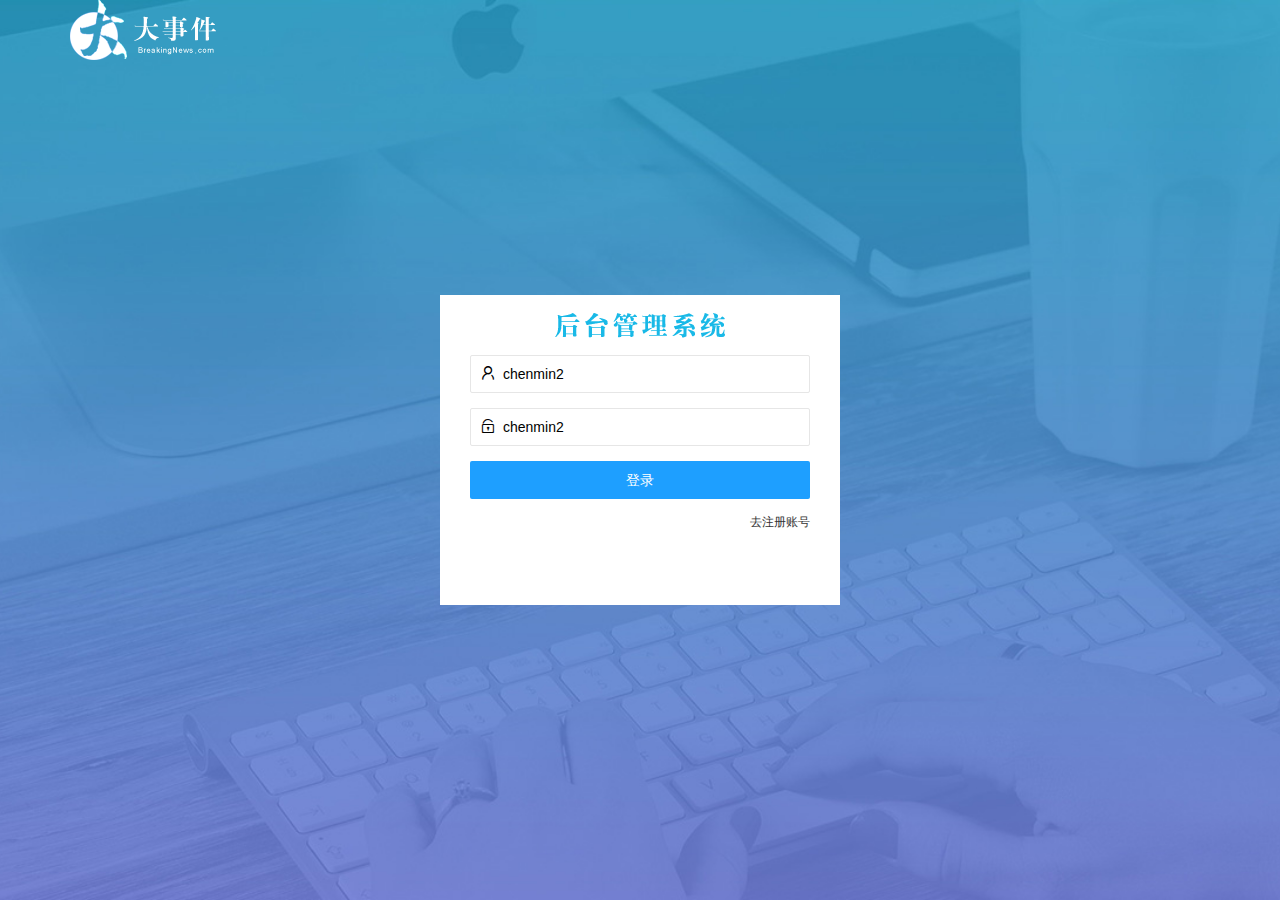
<file: login.html>
<!DOCTYPE html>
<html lang="en">

<head>
    <meta charset="UTF-8">
    <meta name="viewport" content="width=device-width, initial-scale=1.0">
    <title>大事件-注册/登录</title>
    <!-- 导入layui的css样式 -->
    <link rel="stylesheet" href="/assets/lib/layui/css/layui.css">
    <!-- 导入login页自己的css样式 -->
    <link rel="stylesheet" href="/assets/css/login.css">
</head>

<body>
    <!-- 版心 + logo 区域 -->
    <div class="layui-main">
        <img src="/assets/images/logo.png" alt="">
    </div>
    <!-- 登录注册区域 -->
    <div class="loginAndRegBox">
        <!-- 标题 -->
        <div class="title-box"></div>
        <!-- 登录的div -->
        <div class="login-box">
            <!-- 登录表单 -->
            <form class="layui-form" id="form_login">
                <!-- 用户名 -->
                <div class="layui-form-item">
                    <i class="layui-icon layui-icon-username"></i>
                    <input value="chenmin2" type="text" name="username" required lay-verify="required" placeholder="请输入用户名"
                        autocomplete="off" class="layui-input">
                </div>
                <!-- 密码 -->
                <div class="layui-form-item">
                    <i class="layui-icon layui-icon-password"></i>
                    <input value="chenmin2" type="text" name="password" required lay-verify="required|pwd" placeholder="请输入密码"
                        autocomplete="off" class="layui-input">
                </div>
                <!-- 登录按钮 -->
                <div class="layui-form-item">
                    <button class="layui-btn layui-btn-fluid  layui-btn-normal" lay-submit>登录</button>
                </div>
                <div class="layui-form-item links">
                    <a href="javascript:;" id="link_reg">去注册账号</a>
                </div>
            </form>
        </div>
        <!-- 注册的div -->
        <div class="reg-box">
            <!-- 注册表单 -->
            <form class="layui-form" id="form_reg">
                <!-- 用户名 -->
                <div class="layui-form-item">
                    <i class="layui-icon layui-icon-username"></i>
                    <input type="text" name="username" required lay-verify="required" placeholder="请输入用户名"
                        autocomplete="off" class="layui-input">
                </div>
                <!-- 密码 -->
                <div class="layui-form-item">
                    <i class="layui-icon layui-icon-password"></i>
                    <input type="password" name="password" required lay-verify="required|pwd" placeholder="请输入密码"
                        autocomplete="off" class="layui-input">
                </div>
                <!-- 密码确认框 -->
                <div class="layui-form-item">
                    <i class="layui-icon layui-icon-password"></i>
                    <input type="password" name="repassword" required lay-verify="required|pwd|repwd"
                        placeholder="请再次确认密码" autocomplete="off" class="layui-input">
                </div>
                <!-- 注册按钮 -->
                <div class="layui-form-item">
                    <button class="layui-btn layui-btn-fluid  layui-btn-normal" lay-submit>注册</button>
                </div>
                <div class="layui-form-item links">
                    <a href="javascript:;" id="link_login">去登录</a>
                </div>
            </form>
        </div>
    </div>


    <!-- 引入layui的js文件 -->
    <script src="/assets/lib/layui/layui.all.js"></script>
    <!-- 引入JQ的js文件 -->
    <script src="/assets/lib/jquery.js"></script>
    <!-- 引入自己封装的baseAPI的js文件 要在jq的文件之后 自己的js文件之前 -->
    <script src="/assets/js/baseAPI.js"></script>
    <!-- 引入login登陆页专有的js文件 -->
    <script src="/assets/js/login.js"></script>
</body>

</html>
</file>
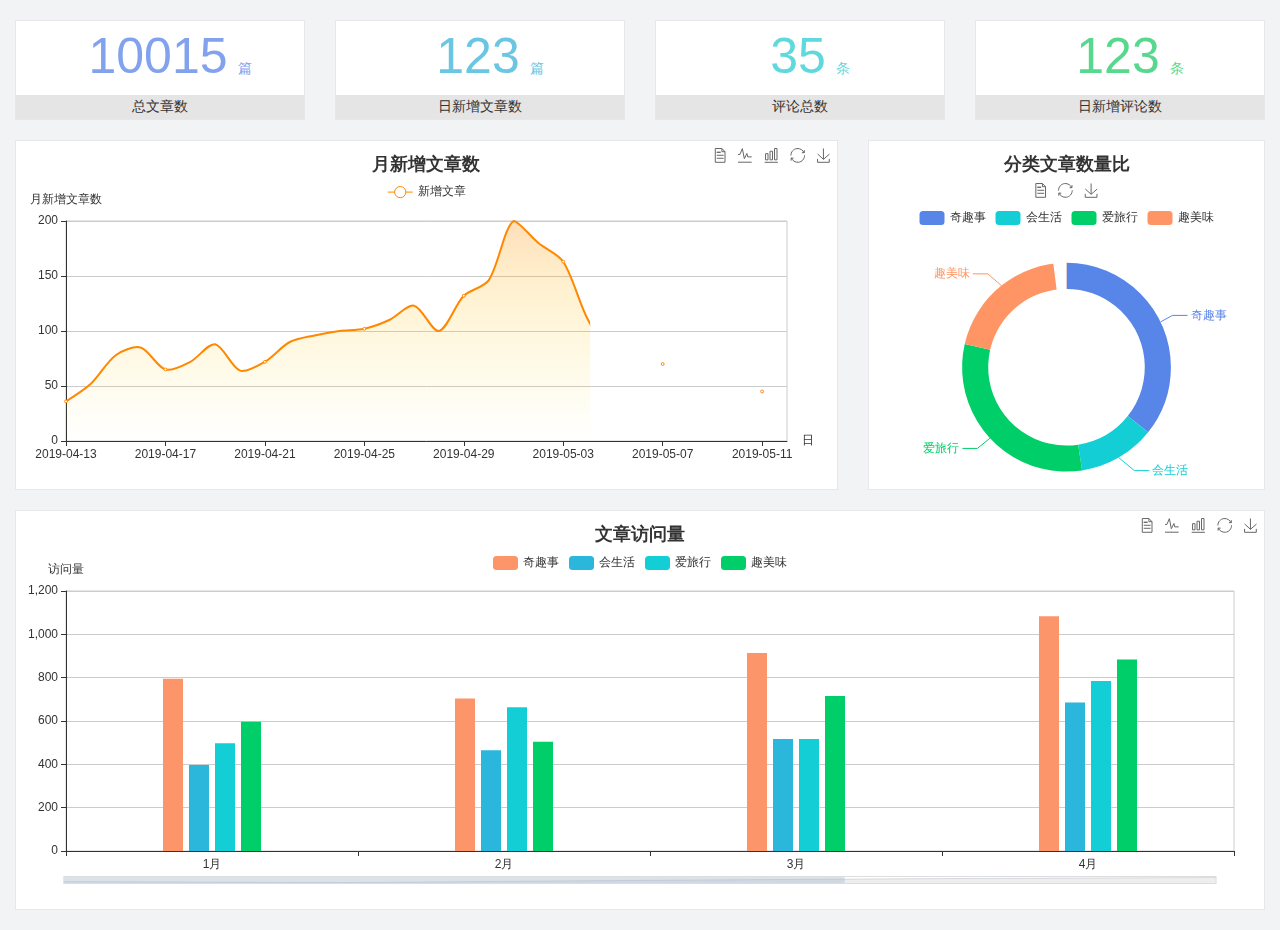
<file: home/dashboard.html>
<!DOCTYPE html>
<html lang="en">

<head>
  <meta charset="UTF-8">
  <meta name="viewport" content="width=device-width, initial-scale=1.0">
  <meta http-equiv="X-UA-Compatible" content="ie=edge">
  <title>图表统计</title>
  <link rel="stylesheet" href="../assets/lib/bootstrap.css" />
  <link rel="stylesheet" href="../assets/lib/main.css" />
  <script src="../assets/lib/jquery.js"></script>
  <script type="text/javascript" src="../assets/lib/echarts.min.js"></script>
</head>

<body>
  <div class="container-fluid">
    <div class="row spannel_list">
      <div class="col-sm-3 col-xs-6">
        <div class="spannel">
          <em>10015</em><span>篇</span>
          <b>总文章数</b>
        </div>
      </div>
      <div class="col-sm-3 col-xs-6">
        <div class="spannel scolor01">
          <em>123</em><span>篇</span>
          <b>日新增文章数</b>
        </div>
      </div>
      <div class="col-sm-3 col-xs-6">
        <div class="spannel scolor02">
          <em>35</em><span>条</span>
          <b>评论总数</b>
        </div>
      </div>
      <div class="col-sm-3 col-xs-6">
        <div class="spannel scolor03">
          <em>123</em><span>条</span>
          <b>日新增评论数</b>
        </div>
      </div>
    </div>
  </div>

  <div class="container-fluid">
    <div class="row curve-pie">
      <div class="col-lg-8 col-md-8">
        <div class="gragh_pannel" id="curve_show"></div>
      </div>
      <div class="col-lg-4 col-md-4">
        <div class="gragh_pannel" id="pie_show"></div>
      </div>
    </div>
  </div>

  <div class="container-fluid">
    <div class="column_pannel" id="column_show"></div>
  </div>

  <script>
    var oChart = echarts.init(document.getElementById('curve_show'));
    var aList_all = [
      { 'count': 36, 'date': '2019-04-13' },
      { 'count': 52, 'date': '2019-04-14' },
      { 'count': 78, 'date': '2019-04-15' },
      { 'count': 85, 'date': '2019-04-16' },
      { 'count': 65, 'date': '2019-04-17' },
      { 'count': 72, 'date': '2019-04-18' },
      { 'count': 88, 'date': '2019-04-19' },
      { 'count': 64, 'date': '2019-04-20' },
      { 'count': 72, 'date': '2019-04-21' },
      { 'count': 90, 'date': '2019-04-22' },
      { 'count': 96, 'date': '2019-04-23' },
      { 'count': 100, 'date': '2019-04-24' },
      { 'count': 102, 'date': '2019-04-25' },
      { 'count': 110, 'date': '2019-04-26' },
      { 'count': 123, 'date': '2019-04-27' },
      { 'count': 100, 'date': '2019-04-28' },
      { 'count': 132, 'date': '2019-04-29' },
      { 'count': 146, 'date': '2019-04-30' },
      { 'count': 200, 'date': '2019-05-01' },
      { 'count': 180, 'date': '2019-05-02' },
      { 'count': 163, 'date': '2019-05-03' },
      { 'count': 110, 'date': '2019-05-04' },
      { 'count': 80, 'date': '2019-05-05' },
      { 'count': 82, 'date': '2019-05-06' },
      { 'count': 70, 'date': '2019-05-07' },
      { 'count': 65, 'date': '2019-05-08' },
      { 'count': 54, 'date': '2019-05-09' },
      { 'count': 40, 'date': '2019-05-10' },
      { 'count': 45, 'date': '2019-05-11' },
      { 'count': 38, 'date': '2019-05-12' },
    ];

    let aCount = [];
    let aDate = [];

    for (var i = 0; i < aList_all.length; i++) {
      aCount.push(aList_all[i].count);
      aDate.push(aList_all[i].date);
    }

    var chartopt = {
      title: {
        text: '月新增文章数',
        left: 'center',
        top: '10'
      },
      tooltip: {
        trigger: 'axis'
      },
      legend: {
        data: ['新增文章'],
        top: '40'
      },
      toolbox: {
        show: true,
        feature: {
          mark: { show: true },
          dataView: { show: true, readOnly: false },
          magicType: { show: true, type: ['line', 'bar'] },
          restore: { show: true },
          saveAsImage: { show: true }
        }
      },
      calculable: true,
      xAxis: [
        {
          name: '日',
          type: 'category',
          boundaryGap: false,
          data: aDate
        }
      ],
      yAxis: [
        {
          name: '月新增文章数',
          type: 'value'
        }
      ],
      series: [
        {
          name: '新增文章',
          type: 'line',
          smooth: true,
          itemStyle: { normal: { areaStyle: { type: 'default' }, color: '#f80' }, lineStyle: { color: '#f80' } },
          data: aCount
        }],
      areaStyle: {
        normal: {
          color: new echarts.graphic.LinearGradient(0, 0, 0, 1, [{
            offset: 0,
            color: 'rgba(255,136,0,0.39)'
          }, {
            offset: .34,
            color: 'rgba(255,180,0,0.25)'
          }, {
            offset: 1,
            color: 'rgba(255,222,0,0.00)'
          }])

        }
      },
      grid: {
        show: true,
        x: 50,
        x2: 50,
        y: 80,
        height: 220
      }
    };

    oChart.setOption(chartopt);


    var oPie = echarts.init(document.getElementById('pie_show'));
    var oPieopt =
    {
      title: {
        top: 10,
        text: '分类文章数量比',
        x: 'center'
      },
      tooltip: {
        trigger: 'item',
        formatter: "{a} <br/>{b} : {c} ({d}%)"
      },
      color: ['#5885e8', '#13cfd5', '#00ce68', '#ff9565'],
      legend: {
        x: 'center',
        top: 65,
        data: ['奇趣事', '会生活', '爱旅行', '趣美味']
      },
      toolbox: {
        show: true,
        x: 'center',
        top: 35,
        feature: {
          mark: { show: true },
          dataView: { show: true, readOnly: false },
          magicType: {
            show: true,
            type: ['pie', 'funnel'],
            option: {
              funnel: {
                x: '25%',
                width: '50%',
                funnelAlign: 'left',
                max: 1548
              }
            }
          },
          restore: { show: true },
          saveAsImage: { show: true }
        }
      },
      calculable: true,
      series: [
        {
          name: '访问来源',
          type: 'pie',
          radius: ['45%', '60%'],
          center: ['50%', '65%'],
          data: [
            { value: 300, name: '奇趣事' },
            { value: 100, name: '会生活' },
            { value: 260, name: '爱旅行' },
            { value: 180, name: '趣美味' }
          ]
        }
      ]
    };
    oPie.setOption(oPieopt);



    var oColumn = this.echarts.init(document.getElementById('column_show'));
    var oColumnopt =
    {
      title: {
        text: '文章访问量',
        left: 'center',
        top: '10'
      },
      tooltip: {
        trigger: 'axis'
      },
      legend: {
        data: ['奇趣事', '会生活', '爱旅行', '趣美味'],
        top: '40'
      },
      toolbox: {
        show: true,
        feature: {
          mark: { show: true },
          dataView: { show: true, readOnly: false },
          magicType: { show: true, type: ['line', 'bar'] },
          restore: { show: true },
          saveAsImage: { show: true }
        }
      },
      calculable: true,
      xAxis: [
        {
          type: 'category',
          data: ['1月', '2月', '3月', '4月', '5月']
        }
      ],
      yAxis: [
        {
          name: '访问量',
          type: 'value'
        }
      ],
      series: [
        {
          name: '奇趣事',
          type: 'bar',
          barWidth: 20,
          itemStyle: {
            normal: { areaStyle: { type: 'default' }, color: '#fd956a' }
          },
          data: [800, 708, 920, 1090, 1200]
        },
        {
          name: '会生活',
          type: 'bar',
          barWidth: 20,
          itemStyle: {
            normal: { areaStyle: { type: 'default' }, color: '#2bb6db' }
          },
          data: [400, 468, 520, 690, 800]
        },
        {
          name: '爱旅行',
          type: 'bar',
          barWidth: 20,
          itemStyle: {
            normal: { areaStyle: { type: 'default' }, color: '#13cfd5' }
          },
          data: [500, 668, 520, 790, 900]
        },
        {
          name: '趣美味',
          type: 'bar',
          barWidth: 20,
          itemStyle: {
            normal: { areaStyle: { type: 'default' }, color: '#00ce68' }
          },
          data: [600, 508, 720, 890, 1000]
        }
      ],
      grid: {
        show: true,
        x: 50,
        x2: 30,
        y: 80,
        height: 260
      },
      dataZoom: [//给x轴设置滚动条
        {
          start: 0,//默认为0
          end: 100 - 1000 / 31,//默认为100
          type: 'slider',
          show: true,
          xAxisIndex: [0],
          handleSize: 0,//滑动条的 左右2个滑动条的大小
          height: 8,//组件高度
          left: 45, //左边的距离
          right: 50,//右边的距离
          bottom: 26,//右边的距离
          handleColor: '#ddd',//h滑动图标的颜色
          handleStyle: {
            borderColor: "#cacaca",
            borderWidth: "1",
            shadowBlur: 2,
            background: "#ddd",
            shadowColor: "#ddd",
          }
        }]
    };
    oColumn.setOption(oColumnopt);
  </script>
</body>

</html>
</file>
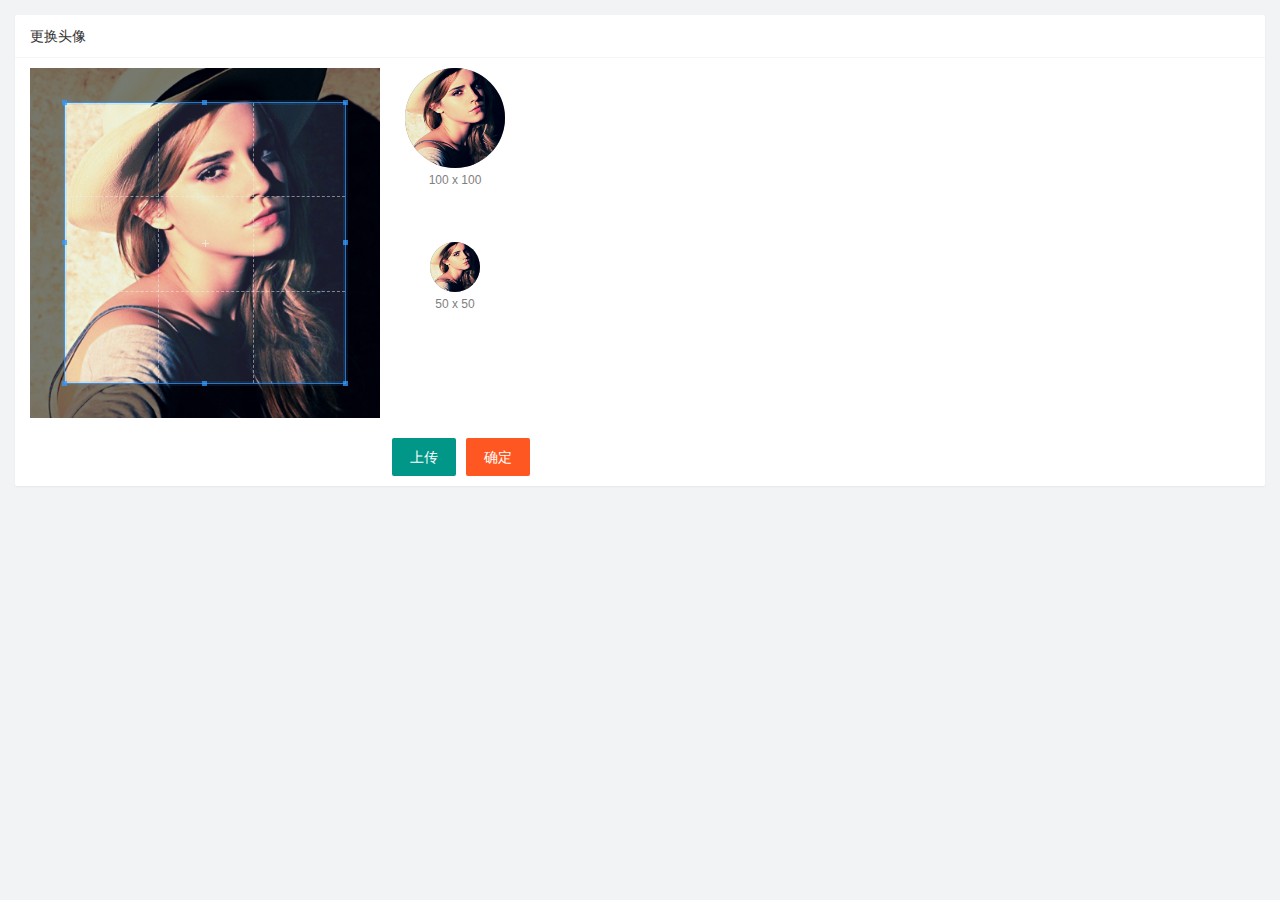
<file: user/user_avatar.html>
<!DOCTYPE html>
<html lang="en">

<head>
    <meta charset="UTF-8">
    <meta name="viewport" content="width=device-width, initial-scale=1.0">
    <title>Document</title>
    <link rel="stylesheet" href="/assets/lib/layui/css/layui.css">
    <link rel="stylesheet" href="/assets/lib/cropper/cropper.css" />
    <link rel="stylesheet" href="/assets/css/user/user_avatar.css">
</head>

<body>
    <!-- 卡片面板 -->
    <div class="layui-card">
        <div class="layui-card-header">更换头像</div>
        <div class="layui-card-body">
            <!-- 图片区域 -->
            <!-- 第一行的图片裁剪和预览区域 -->
            <div class="row1">
                <!-- 图片裁剪区域 -->
                <div class="cropper-box">
                    <!-- 这个 img 标签很重要，将来会把它初始化为裁剪区域 -->
                    <img id="image" src="/assets/images/sample.jpg" />
                </div>
                <!-- 图片的预览区域 -->
                <div class="preview-box">
                    <div>
                        <!-- 宽高为 100px 的预览区域 -->
                        <div class="img-preview w100"></div>
                        <p class="size">100 x 100</p>
                    </div>
                    <div>
                        <!-- 宽高为 50px 的预览区域 -->
                        <div class="img-preview w50"></div>
                        <p class="size">50 x 50</p>
                    </div>
                </div>
            </div>

            <!-- 第二行的按钮区域 -->
            <div class="row2">
                <!-- accept 是文件选择类型 -->
                <input type="file" id="file" accept="image/png,image/jpeg">
                <button id="btnChooseImage" type="button" class="layui-btn">上传</button>
                <button id="btnUpload" type="button" class="layui-btn layui-btn-danger">确定</button>
            </div>
        </div>
    </div>

    <script src="/assets/lib/layui/layui.all.js"></script>
    <script src="/assets/lib/jquery.js"></script>
    <script src="/assets/lib/cropper/Cropper.js"></script>
    <script src="/assets/lib/cropper/jquery-cropper.js"></script>
    <script src="/assets/js/baseAPI.js"></script>
    <script src="/assets/js/user/user_avatar.js"></script>
</body>

</html>
</file>
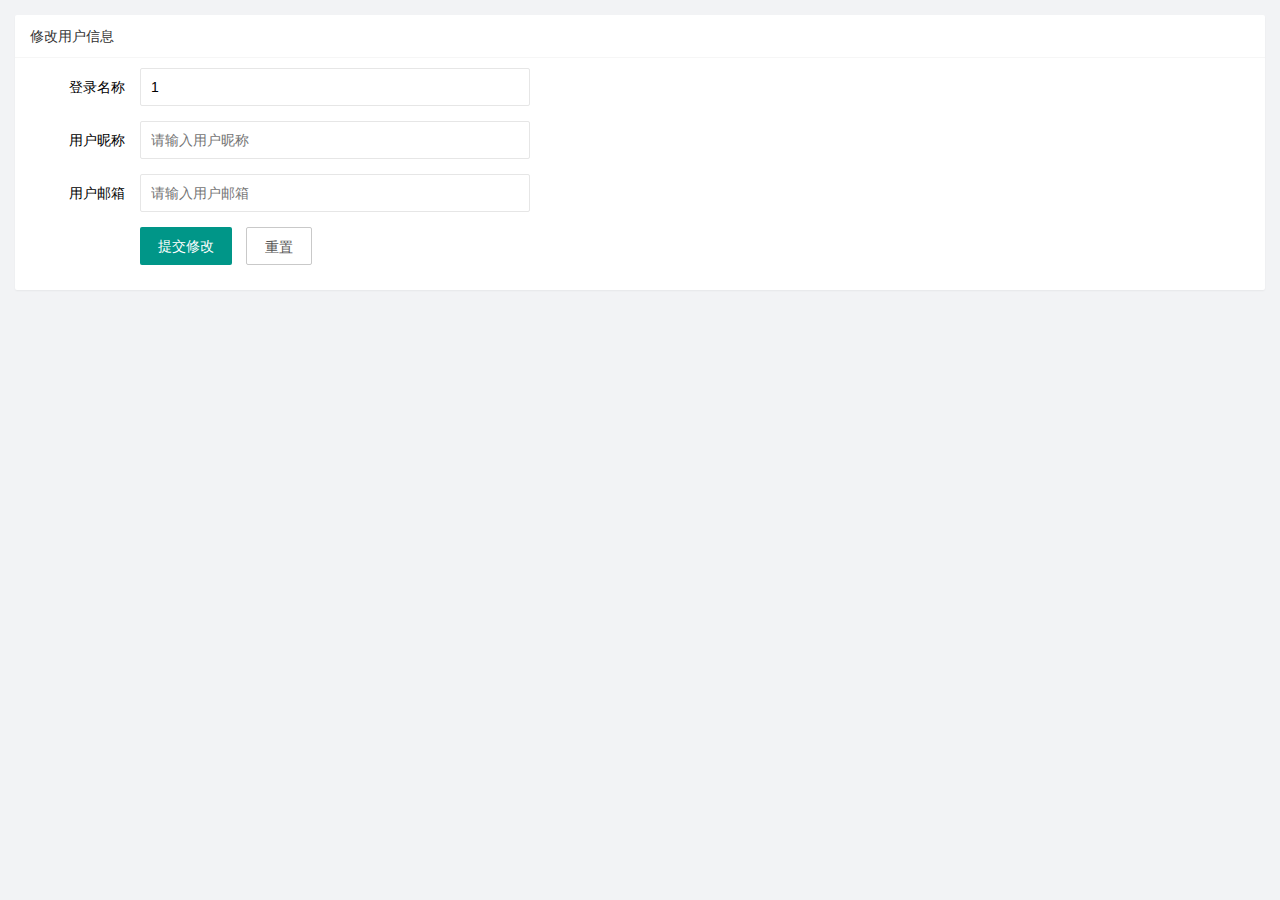
<file: user/user_info.html>
<!DOCTYPE html>
<html lang="en">

<head>
    <meta charset="UTF-8">
    <meta name="viewport" content="width=device-width, initial-scale=1.0">
    <title>Document</title>
    <link rel="stylesheet" href="/assets/lib/layui/css/layui.css">
    <link rel="stylesheet" href="/assets/css/user/user_info.css">
</head>

<body>
    <!-- 面板 -->
    <div class="layui-card">
        <div class="layui-card-header">修改用户信息</div>
        <div class="layui-card-body">
            <!-- 表单区域 -->
            <form class="layui-form" lay-filter="formUserInfo">
                <input type="hidden" name="id">
                <div class="layui-form-item">
                    <label class="layui-form-label">登录名称</label>
                    <div class="layui-input-block">
                        <input type="text" name="username" readonly value="1" required lay-verify="required"
                            placeholder="请输入登录名称" autocomplete="off" class="layui-input">
                    </div>
                </div>

                <div class="layui-form-item">
                    <label class="layui-form-label">用户昵称</label>
                    <div class="layui-input-block">
                        <input type="text" name="nickname" required lay-verify="required|nickname" placeholder="请输入用户昵称"
                            autocomplete="off" class="layui-input">
                    </div>
                </div>

                <div class="layui-form-item">
                    <label class="layui-form-label">用户邮箱</label>
                    <div class="layui-input-block">
                        <input type="text" name="email" required lay-verify="required|email" placeholder="请输入用户邮箱"
                            autocomplete="off" class="layui-input">
                    </div>
                </div>

                <div class="layui-form-item">
                    <div class="layui-input-block">
                        <button class="layui-btn" lay-submit lay-filter="formDemo">提交修改</button>
                        <button id="btnReset" type="reset" class="layui-btn layui-btn-primary">重置</button>
                    </div>
                </div>
                <form>
        </div>
    </div>

    <script src="/assets/lib/layui/layui.all.js"></script>
    <script src="/assets/lib/jquery.js"></script>
    <script src="/assets/js/baseAPI.js"></script>
    <script src="/assets/js/user/user_info.js"></script>
</body>

</html>
</file>
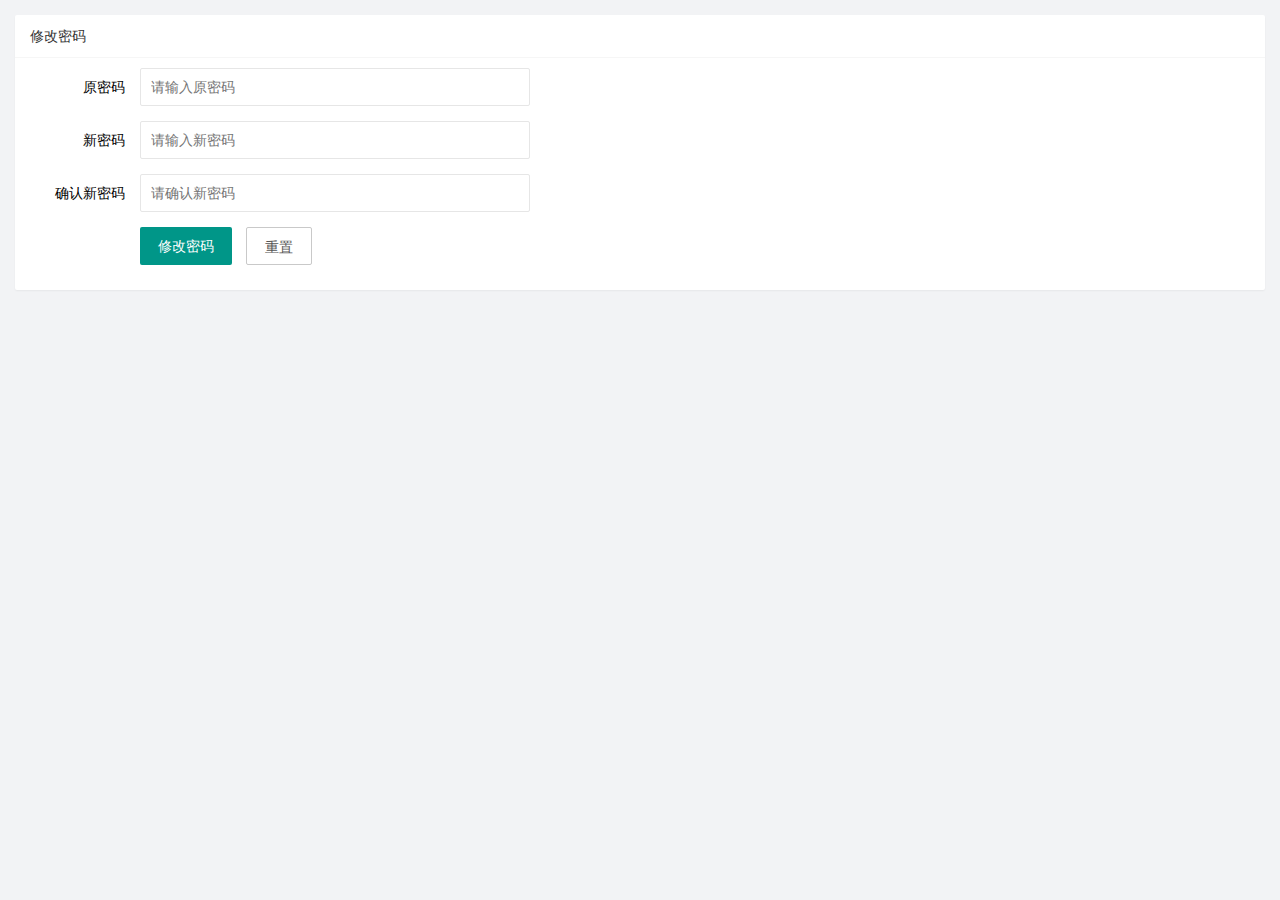
<file: user/user_pwd.html>
<!DOCTYPE html>
<html lang="en">

<head>
    <meta charset="UTF-8">
    <meta name="viewport" content="width=device-width, initial-scale=1.0">
    <title>Document</title>
    <link rel="stylesheet" href="/assets/lib/layui/css/layui.css">
    <link rel="stylesheet" href="/assets/css/user/user_pwd.css">
</head>

<body>
    <!-- 面板 -->
    <div class="layui-card">
        <div class="layui-card-header">修改密码</div>
        <div class="layui-card-body">
            <!-- 表单区域 -->
            <form class="layui-form" action="">
                <!-- 原密码框 -->
                <div class="layui-form-item">
                    <label class="layui-form-label">原密码</label>
                    <div class="layui-input-block">
                        <input type="text" name="oldPwd" required lay-verify="required|pwd" placeholder="请输入原密码"
                            autocomplete="off" class="layui-input">
                    </div>
                </div>
                <!-- 新密码框 -->
                <div class="layui-form-item">
                    <label class="layui-form-label">新密码</label>
                    <div class="layui-input-block">
                        <input type="text" name="newPwd" required lay-verify="required|pwd|samePwd" placeholder="请输入新密码"
                            autocomplete="off" class="layui-input">
                    </div>
                </div>
                <!-- 确认新密码框 -->
                <div class="layui-form-item">
                    <label class="layui-form-label">确认新密码</label>
                    <div class="layui-input-block">
                        <input type="text" name="rePwd" required lay-verify="required|pwd|rePwd" placeholder="请确认新密码"
                            autocomplete="off" class="layui-input">
                    </div>
                </div>
                <!-- 两个按钮 -->
                <div class="layui-form-item">
                    <div class="layui-input-block">
                        <button class="layui-btn" lay-submit lay-filter="formDemo">修改密码</button>
                        <button type="reset" class="layui-btn layui-btn-primary">重置</button>
                    </div>
                </div>
            </form>
        </div>
    </div>
    <script src="/assets/lib/layui/layui.all.js"></script>
    <script src="/assets/lib/jquery.js"></script>
    <script src="/assets/js/baseAPI.js"></script>
    <script src="/assets/js/user/user_pwd.js"></script>
</body>

</html>
</file>
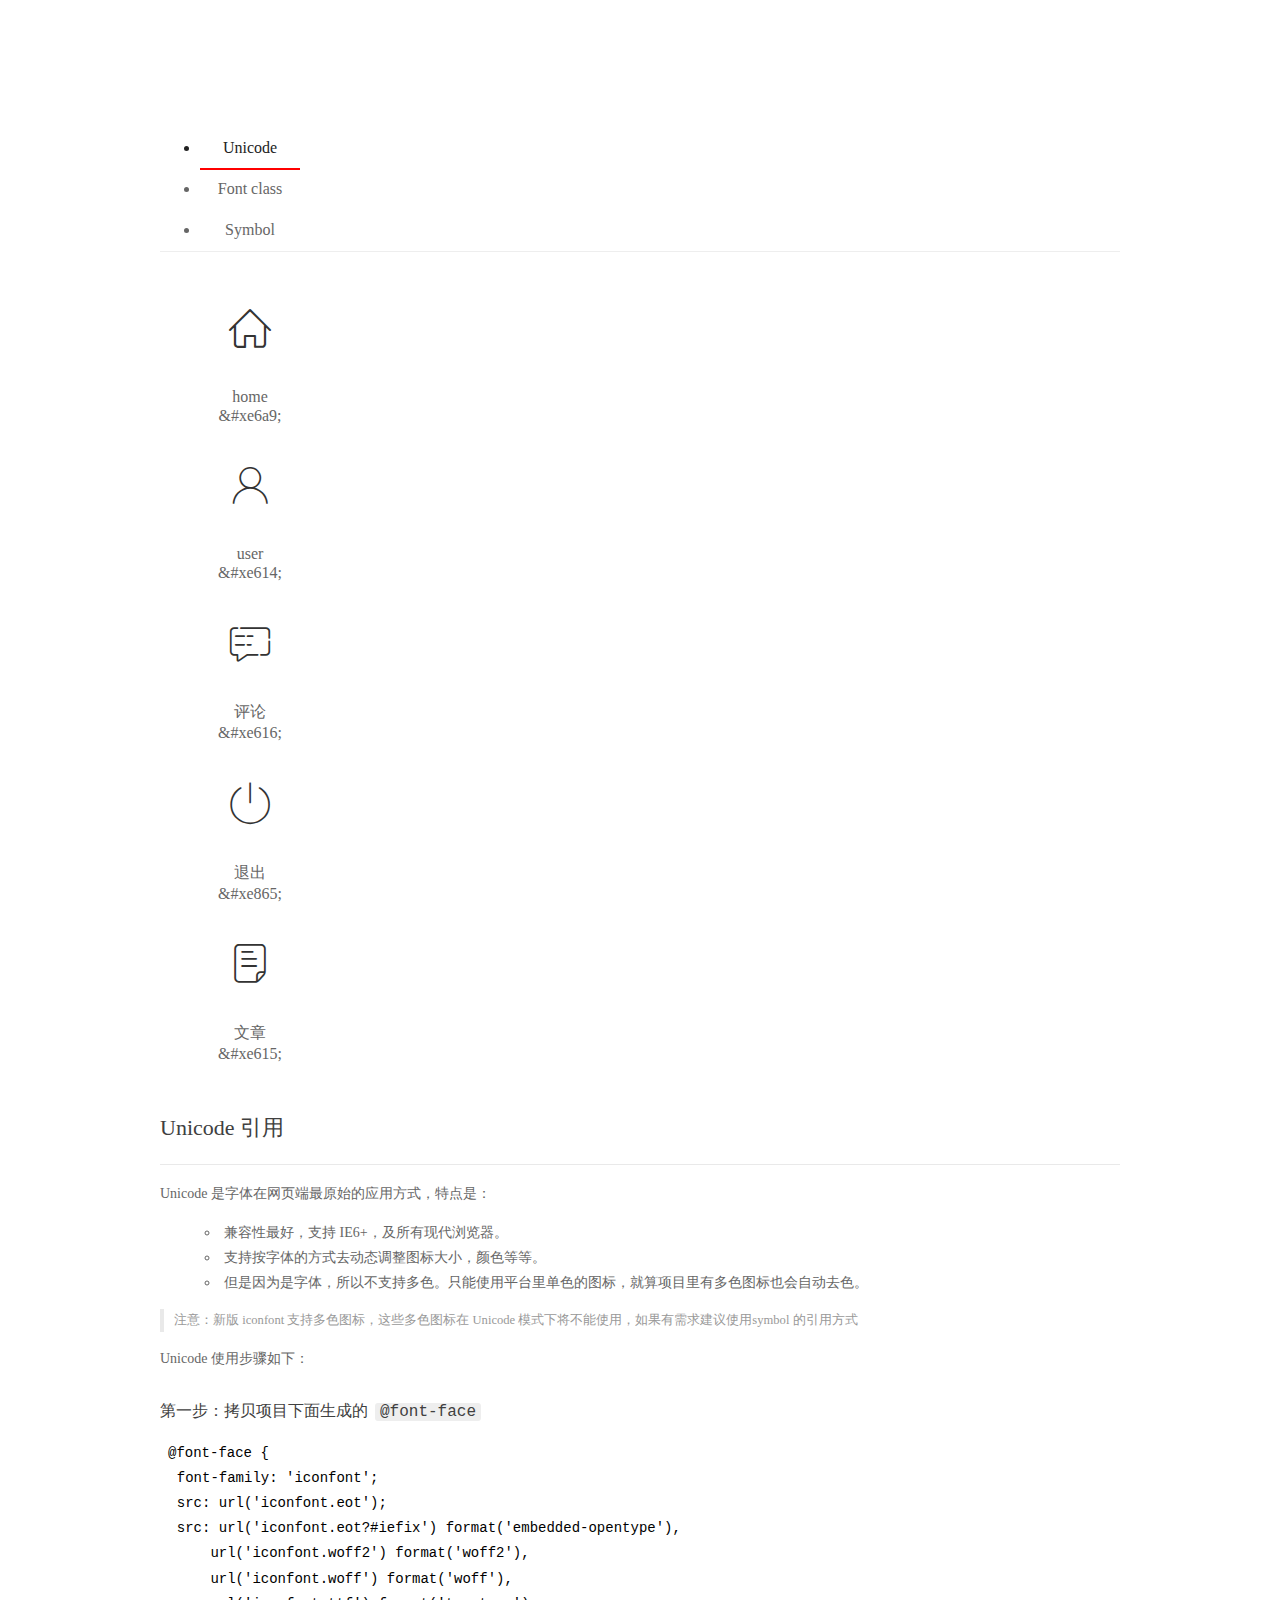
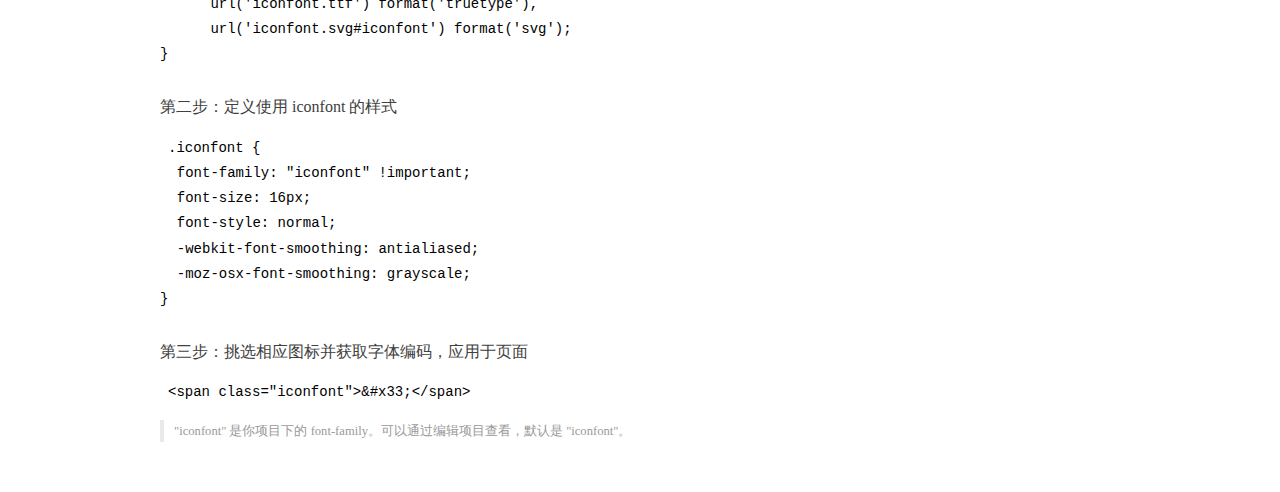
<file: assets/fonts/demo_index.html>
<!DOCTYPE html>
<html>
<head>
  <meta charset="utf-8"/>
  <title>IconFont Demo</title>
  <link rel="shortcut icon" href="https://gtms04.alicdn.com/tps/i4/TB1_oz6GVXXXXaFXpXXJDFnIXXX-64-64.ico" type="image/x-icon"/>
  <link rel="stylesheet" href="https://g.alicdn.com/thx/cube/1.3.2/cube.min.css">
  <link rel="stylesheet" href="demo.css">
  <link rel="stylesheet" href="iconfont.css">
  <script src="iconfont.js"></script>
  <!-- jQuery -->
  <script src="https://a1.alicdn.com/oss/uploads/2018/12/26/7bfddb60-08e8-11e9-9b04-53e73bb6408b.js"></script>
  <!-- 代码高亮 -->
  <script src="https://a1.alicdn.com/oss/uploads/2018/12/26/a3f714d0-08e6-11e9-8a15-ebf944d7534c.js"></script>
</head>
<body>
  <div class="main">
    <h1 class="logo"><a href="https://www.iconfont.cn/" title="iconfont 首页" target="_blank">&#xe86b;</a></h1>
    <div class="nav-tabs">
      <ul id="tabs" class="dib-box">
        <li class="dib active"><span>Unicode</span></li>
        <li class="dib"><span>Font class</span></li>
        <li class="dib"><span>Symbol</span></li>
      </ul>
      
    </div>
    <div class="tab-container">
      <div class="content unicode" style="display: block;">
          <ul class="icon_lists dib-box">
          
            <li class="dib">
              <span class="icon iconfont">&#xe6a9;</span>
                <div class="name">home</div>
                <div class="code-name">&amp;#xe6a9;</div>
              </li>
          
            <li class="dib">
              <span class="icon iconfont">&#xe614;</span>
                <div class="name">user</div>
                <div class="code-name">&amp;#xe614;</div>
              </li>
          
            <li class="dib">
              <span class="icon iconfont">&#xe616;</span>
                <div class="name">评论</div>
                <div class="code-name">&amp;#xe616;</div>
              </li>
          
            <li class="dib">
              <span class="icon iconfont">&#xe865;</span>
                <div class="name">退出</div>
                <div class="code-name">&amp;#xe865;</div>
              </li>
          
            <li class="dib">
              <span class="icon iconfont">&#xe615;</span>
                <div class="name">文章</div>
                <div class="code-name">&amp;#xe615;</div>
              </li>
          
          </ul>
          <div class="article markdown">
          <h2 id="unicode-">Unicode 引用</h2>
          <hr>

          <p>Unicode 是字体在网页端最原始的应用方式，特点是：</p>
          <ul>
            <li>兼容性最好，支持 IE6+，及所有现代浏览器。</li>
            <li>支持按字体的方式去动态调整图标大小，颜色等等。</li>
            <li>但是因为是字体，所以不支持多色。只能使用平台里单色的图标，就算项目里有多色图标也会自动去色。</li>
          </ul>
          <blockquote>
            <p>注意：新版 iconfont 支持多色图标，这些多色图标在 Unicode 模式下将不能使用，如果有需求建议使用symbol 的引用方式</p>
          </blockquote>
          <p>Unicode 使用步骤如下：</p>
          <h3 id="-font-face">第一步：拷贝项目下面生成的 <code>@font-face</code></h3>
<pre><code class="language-css"
>@font-face {
  font-family: 'iconfont';
  src: url('iconfont.eot');
  src: url('iconfont.eot?#iefix') format('embedded-opentype'),
      url('iconfont.woff2') format('woff2'),
      url('iconfont.woff') format('woff'),
      url('iconfont.ttf') format('truetype'),
      url('iconfont.svg#iconfont') format('svg');
}
</code></pre>
          <h3 id="-iconfont-">第二步：定义使用 iconfont 的样式</h3>
<pre><code class="language-css"
>.iconfont {
  font-family: "iconfont" !important;
  font-size: 16px;
  font-style: normal;
  -webkit-font-smoothing: antialiased;
  -moz-osx-font-smoothing: grayscale;
}
</code></pre>
          <h3 id="-">第三步：挑选相应图标并获取字体编码，应用于页面</h3>
<pre>
<code class="language-html"
>&lt;span class="iconfont"&gt;&amp;#x33;&lt;/span&gt;
</code></pre>
          <blockquote>
            <p>"iconfont" 是你项目下的 font-family。可以通过编辑项目查看，默认是 "iconfont"。</p>
          </blockquote>
          </div>
      </div>
      <div class="content font-class">
        <ul class="icon_lists dib-box">
          
          <li class="dib">
            <span class="icon iconfont icon-home"></span>
            <div class="name">
              home
            </div>
            <div class="code-name">.icon-home
            </div>
          </li>
          
          <li class="dib">
            <span class="icon iconfont icon-user"></span>
            <div class="name">
              user
            </div>
            <div class="code-name">.icon-user
            </div>
          </li>
          
          <li class="dib">
            <span class="icon iconfont icon-pinglun"></span>
            <div class="name">
              评论
            </div>
            <div class="code-name">.icon-pinglun
            </div>
          </li>
          
          <li class="dib">
            <span class="icon iconfont icon-tuichu"></span>
            <div class="name">
              退出
            </div>
            <div class="code-name">.icon-tuichu
            </div>
          </li>
          
          <li class="dib">
            <span class="icon iconfont icon-16"></span>
            <div class="name">
              文章
            </div>
            <div class="code-name">.icon-16
            </div>
          </li>
          
        </ul>
        <div class="article markdown">
        <h2 id="font-class-">font-class 引用</h2>
        <hr>

        <p>font-class 是 Unicode 使用方式的一种变种，主要是解决 Unicode 书写不直观，语意不明确的问题。</p>
        <p>与 Unicode 使用方式相比，具有如下特点：</p>
        <ul>
          <li>兼容性良好，支持 IE8+，及所有现代浏览器。</li>
          <li>相比于 Unicode 语意明确，书写更直观。可以很容易分辨这个 icon 是什么。</li>
          <li>因为使用 class 来定义图标，所以当要替换图标时，只需要修改 class 里面的 Unicode 引用。</li>
          <li>不过因为本质上还是使用的字体，所以多色图标还是不支持的。</li>
        </ul>
        <p>使用步骤如下：</p>
        <h3 id="-fontclass-">第一步：引入项目下面生成的 fontclass 代码：</h3>
<pre><code class="language-html">&lt;link rel="stylesheet" href="./iconfont.css"&gt;
</code></pre>
        <h3 id="-">第二步：挑选相应图标并获取类名，应用于页面：</h3>
<pre><code class="language-html">&lt;span class="iconfont icon-xxx"&gt;&lt;/span&gt;
</code></pre>
        <blockquote>
          <p>"
            iconfont" 是你项目下的 font-family。可以通过编辑项目查看，默认是 "iconfont"。</p>
        </blockquote>
      </div>
      </div>
      <div class="content symbol">
          <ul class="icon_lists dib-box">
          
            <li class="dib">
                <svg class="icon svg-icon" aria-hidden="true">
                  <use xlink:href="#icon-home"></use>
                </svg>
                <div class="name">home</div>
                <div class="code-name">#icon-home</div>
            </li>
          
            <li class="dib">
                <svg class="icon svg-icon" aria-hidden="true">
                  <use xlink:href="#icon-user"></use>
                </svg>
                <div class="name">user</div>
                <div class="code-name">#icon-user</div>
            </li>
          
            <li class="dib">
                <svg class="icon svg-icon" aria-hidden="true">
                  <use xlink:href="#icon-pinglun"></use>
                </svg>
                <div class="name">评论</div>
                <div class="code-name">#icon-pinglun</div>
            </li>
          
            <li class="dib">
                <svg class="icon svg-icon" aria-hidden="true">
                  <use xlink:href="#icon-tuichu"></use>
                </svg>
                <div class="name">退出</div>
                <div class="code-name">#icon-tuichu</div>
            </li>
          
            <li class="dib">
                <svg class="icon svg-icon" aria-hidden="true">
                  <use xlink:href="#icon-16"></use>
                </svg>
                <div class="name">文章</div>
                <div class="code-name">#icon-16</div>
            </li>
          
          </ul>
          <div class="article markdown">
          <h2 id="symbol-">Symbol 引用</h2>
          <hr>

          <p>这是一种全新的使用方式，应该说这才是未来的主流，也是平台目前推荐的用法。相关介绍可以参考这篇<a href="">文章</a>
            这种用法其实是做了一个 SVG 的集合，与另外两种相比具有如下特点：</p>
          <ul>
            <li>支持多色图标了，不再受单色限制。</li>
            <li>通过一些技巧，支持像字体那样，通过 <code>font-size</code>, <code>color</code> 来调整样式。</li>
            <li>兼容性较差，支持 IE9+，及现代浏览器。</li>
            <li>浏览器渲染 SVG 的性能一般，还不如 png。</li>
          </ul>
          <p>使用步骤如下：</p>
          <h3 id="-symbol-">第一步：引入项目下面生成的 symbol 代码：</h3>
<pre><code class="language-html">&lt;script src="./iconfont.js"&gt;&lt;/script&gt;
</code></pre>
          <h3 id="-css-">第二步：加入通用 CSS 代码（引入一次就行）：</h3>
<pre><code class="language-html">&lt;style&gt;
.icon {
  width: 1em;
  height: 1em;
  vertical-align: -0.15em;
  fill: currentColor;
  overflow: hidden;
}
&lt;/style&gt;
</code></pre>
          <h3 id="-">第三步：挑选相应图标并获取类名，应用于页面：</h3>
<pre><code class="language-html">&lt;svg class="icon" aria-hidden="true"&gt;
  &lt;use xlink:href="#icon-xxx"&gt;&lt;/use&gt;
&lt;/svg&gt;
</code></pre>
          </div>
      </div>

    </div>
  </div>
  <script>
  $(document).ready(function () {
      $('.tab-container .content:first').show()

      $('#tabs li').click(function (e) {
        var tabContent = $('.tab-container .content')
        var index = $(this).index()

        if ($(this).hasClass('active')) {
          return
        } else {
          $('#tabs li').removeClass('active')
          $(this).addClass('active')

          tabContent.hide().eq(index).fadeIn()
        }
      })
    })
  </script>
</body>
</html>
</file>
<file: assets/lib/layui/css/layui.css>
/** layui-v2.5.5 MIT License By https://www.layui.com */
 .layui-inline,img{display:inline-block;vertical-align:middle}h1,h2,h3,h4,h5,h6{font-weight:400}.layui-edge,.layui-header,.layui-inline,.layui-main{position:relative}.layui-body,.layui-edge,.layui-elip{overflow:hidden}.layui-btn,.layui-edge,.layui-inline,img{vertical-align:middle}.layui-btn,.layui-disabled,.layui-icon,.layui-unselect{-moz-user-select:none;-webkit-user-select:none;-ms-user-select:none}.layui-elip,.layui-form-checkbox span,.layui-form-pane .layui-form-label{text-overflow:ellipsis;white-space:nowrap}.layui-breadcrumb,.layui-tree-btnGroup{visibility:hidden}blockquote,body,button,dd,div,dl,dt,form,h1,h2,h3,h4,h5,h6,input,li,ol,p,pre,td,textarea,th,ul{margin:0;padding:0;-webkit-tap-highlight-color:rgba(0,0,0,0)}a:active,a:hover{outline:0}img{border:none}li{list-style:none}table{border-collapse:collapse;border-spacing:0}h4,h5,h6{font-size:100%}button,input,optgroup,option,select,textarea{font-family:inherit;font-size:inherit;font-style:inherit;font-weight:inherit;outline:0}pre{white-space:pre-wrap;white-space:-moz-pre-wrap;white-space:-pre-wrap;white-space:-o-pre-wrap;word-wrap:break-word}body{line-height:24px;font:14px Helvetica Neue,Helvetica,PingFang SC,Tahoma,Arial,sans-serif}hr{height:1px;margin:10px 0;border:0;clear:both}a{color:#333;text-decoration:none}a:hover{color:#777}a cite{font-style:normal;*cursor:pointer}.layui-border-box,.layui-border-box *{box-sizing:border-box}.layui-box,.layui-box *{box-sizing:content-box}.layui-clear{clear:both;*zoom:1}.layui-clear:after{content:'\20';clear:both;*zoom:1;display:block;height:0}.layui-inline{*display:inline;*zoom:1}.layui-edge{display:inline-block;width:0;height:0;border-width:6px;border-style:dashed;border-color:transparent}.layui-edge-top{top:-4px;border-bottom-color:#999;border-bottom-style:solid}.layui-edge-right{border-left-color:#999;border-left-style:solid}.layui-edge-bottom{top:2px;border-top-color:#999;border-top-style:solid}.layui-edge-left{border-right-color:#999;border-right-style:solid}.layui-disabled,.layui-disabled:hover{color:#d2d2d2!important;cursor:not-allowed!important}.layui-circle{border-radius:100%}.layui-show{display:block!important}.layui-hide{display:none!important}@font-face{font-family:layui-icon;src:url(../font/iconfont.eot?v=250);src:url(../font/iconfont.eot?v=250#iefix) format('embedded-opentype'),url(../font/iconfont.woff2?v=250) format('woff2'),url(../font/iconfont.woff?v=250) format('woff'),url(../font/iconfont.ttf?v=250) format('truetype'),url(../font/iconfont.svg?v=250#layui-icon) format('svg')}.layui-icon{font-family:layui-icon!important;font-size:16px;font-style:normal;-webkit-font-smoothing:antialiased;-moz-osx-font-smoothing:grayscale}.layui-icon-reply-fill:before{content:"\e611"}.layui-icon-set-fill:before{content:"\e614"}.layui-icon-menu-fill:before{content:"\e60f"}.layui-icon-search:before{content:"\e615"}.layui-icon-share:before{content:"\e641"}.layui-icon-set-sm:before{content:"\e620"}.layui-icon-engine:before{content:"\e628"}.layui-icon-close:before{content:"\1006"}.layui-icon-close-fill:before{content:"\1007"}.layui-icon-chart-screen:before{content:"\e629"}.layui-icon-star:before{content:"\e600"}.layui-icon-circle-dot:before{content:"\e617"}.layui-icon-chat:before{content:"\e606"}.layui-icon-release:before{content:"\e609"}.layui-icon-list:before{content:"\e60a"}.layui-icon-chart:before{content:"\e62c"}.layui-icon-ok-circle:before{content:"\1005"}.layui-icon-layim-theme:before{content:"\e61b"}.layui-icon-table:before{content:"\e62d"}.layui-icon-right:before{content:"\e602"}.layui-icon-left:before{content:"\e603"}.layui-icon-cart-simple:before{content:"\e698"}.layui-icon-face-cry:before{content:"\e69c"}.layui-icon-face-smile:before{content:"\e6af"}.layui-icon-survey:before{content:"\e6b2"}.layui-icon-tree:before{content:"\e62e"}.layui-icon-upload-circle:before{content:"\e62f"}.layui-icon-add-circle:before{content:"\e61f"}.layui-icon-download-circle:before{content:"\e601"}.layui-icon-templeate-1:before{content:"\e630"}.layui-icon-util:before{content:"\e631"}.layui-icon-face-surprised:before{content:"\e664"}.layui-icon-edit:before{content:"\e642"}.layui-icon-speaker:before{content:"\e645"}.layui-icon-down:before{content:"\e61a"}.layui-icon-file:before{content:"\e621"}.layui-icon-layouts:before{content:"\e632"}.layui-icon-rate-half:before{content:"\e6c9"}.layui-icon-add-circle-fine:before{content:"\e608"}.layui-icon-prev-circle:before{content:"\e633"}.layui-icon-read:before{content:"\e705"}.layui-icon-404:before{content:"\e61c"}.layui-icon-carousel:before{content:"\e634"}.layui-icon-help:before{content:"\e607"}.layui-icon-code-circle:before{content:"\e635"}.layui-icon-water:before{content:"\e636"}.layui-icon-username:before{content:"\e66f"}.layui-icon-find-fill:before{content:"\e670"}.layui-icon-about:before{content:"\e60b"}.layui-icon-location:before{content:"\e715"}.layui-icon-up:before{content:"\e619"}.layui-icon-pause:before{content:"\e651"}.layui-icon-date:before{content:"\e637"}.layui-icon-layim-uploadfile:before{content:"\e61d"}.layui-icon-delete:before{content:"\e640"}.layui-icon-play:before{content:"\e652"}.layui-icon-top:before{content:"\e604"}.layui-icon-friends:before{content:"\e612"}.layui-icon-refresh-3:before{content:"\e9aa"}.layui-icon-ok:before{content:"\e605"}.layui-icon-layer:before{content:"\e638"}.layui-icon-face-smile-fine:before{content:"\e60c"}.layui-icon-dollar:before{content:"\e659"}.layui-icon-group:before{content:"\e613"}.layui-icon-layim-download:before{content:"\e61e"}.layui-icon-picture-fine:before{content:"\e60d"}.layui-icon-link:before{content:"\e64c"}.layui-icon-diamond:before{content:"\e735"}.layui-icon-log:before{content:"\e60e"}.layui-icon-rate-solid:before{content:"\e67a"}.layui-icon-fonts-del:before{content:"\e64f"}.layui-icon-unlink:before{content:"\e64d"}.layui-icon-fonts-clear:before{content:"\e639"}.layui-icon-triangle-r:before{content:"\e623"}.layui-icon-circle:before{content:"\e63f"}.layui-icon-radio:before{content:"\e643"}.layui-icon-align-center:before{content:"\e647"}.layui-icon-align-right:before{content:"\e648"}.layui-icon-align-left:before{content:"\e649"}.layui-icon-loading-1:before{content:"\e63e"}.layui-icon-return:before{content:"\e65c"}.layui-icon-fonts-strong:before{content:"\e62b"}.layui-icon-upload:before{content:"\e67c"}.layui-icon-dialogue:before{content:"\e63a"}.layui-icon-video:before{content:"\e6ed"}.layui-icon-headset:before{content:"\e6fc"}.layui-icon-cellphone-fine:before{content:"\e63b"}.layui-icon-add-1:before{content:"\e654"}.layui-icon-face-smile-b:before{content:"\e650"}.layui-icon-fonts-html:before{content:"\e64b"}.layui-icon-form:before{content:"\e63c"}.layui-icon-cart:before{content:"\e657"}.layui-icon-camera-fill:before{content:"\e65d"}.layui-icon-tabs:before{content:"\e62a"}.layui-icon-fonts-code:before{content:"\e64e"}.layui-icon-fire:before{content:"\e756"}.layui-icon-set:before{content:"\e716"}.layui-icon-fonts-u:before{content:"\e646"}.layui-icon-triangle-d:before{content:"\e625"}.layui-icon-tips:before{content:"\e702"}.layui-icon-picture:before{content:"\e64a"}.layui-icon-more-vertical:before{content:"\e671"}.layui-icon-flag:before{content:"\e66c"}.layui-icon-loading:before{content:"\e63d"}.layui-icon-fonts-i:before{content:"\e644"}.layui-icon-refresh-1:before{content:"\e666"}.layui-icon-rmb:before{content:"\e65e"}.layui-icon-home:before{content:"\e68e"}.layui-icon-user:before{content:"\e770"}.layui-icon-notice:before{content:"\e667"}.layui-icon-login-weibo:before{content:"\e675"}.layui-icon-voice:before{content:"\e688"}.layui-icon-upload-drag:before{content:"\e681"}.layui-icon-login-qq:before{content:"\e676"}.layui-icon-snowflake:before{content:"\e6b1"}.layui-icon-file-b:before{content:"\e655"}.layui-icon-template:before{content:"\e663"}.layui-icon-auz:before{content:"\e672"}.layui-icon-console:before{content:"\e665"}.layui-icon-app:before{content:"\e653"}.layui-icon-prev:before{content:"\e65a"}.layui-icon-website:before{content:"\e7ae"}.layui-icon-next:before{content:"\e65b"}.layui-icon-component:before{content:"\e857"}.layui-icon-more:before{content:"\e65f"}.layui-icon-login-wechat:before{content:"\e677"}.layui-icon-shrink-right:before{content:"\e668"}.layui-icon-spread-left:before{content:"\e66b"}.layui-icon-camera:before{content:"\e660"}.layui-icon-note:before{content:"\e66e"}.layui-icon-refresh:before{content:"\e669"}.layui-icon-female:before{content:"\e661"}.layui-icon-male:before{content:"\e662"}.layui-icon-password:before{content:"\e673"}.layui-icon-senior:before{content:"\e674"}.layui-icon-theme:before{content:"\e66a"}.layui-icon-tread:before{content:"\e6c5"}.layui-icon-praise:before{content:"\e6c6"}.layui-icon-star-fill:before{content:"\e658"}.layui-icon-rate:before{content:"\e67b"}.layui-icon-template-1:before{content:"\e656"}.layui-icon-vercode:before{content:"\e679"}.layui-icon-cellphone:before{content:"\e678"}.layui-icon-screen-full:before{content:"\e622"}.layui-icon-screen-restore:before{content:"\e758"}.layui-icon-cols:before{content:"\e610"}.layui-icon-export:before{content:"\e67d"}.layui-icon-print:before{content:"\e66d"}.layui-icon-slider:before{content:"\e714"}.layui-icon-addition:before{content:"\e624"}.layui-icon-subtraction:before{content:"\e67e"}.layui-icon-service:before{content:"\e626"}.layui-icon-transfer:before{content:"\e691"}.layui-main{width:1140px;margin:0 auto}.layui-header{z-index:1000;height:60px}.layui-header a:hover{transition:all .5s;-webkit-transition:all .5s}.layui-side{position:fixed;left:0;top:0;bottom:0;z-index:999;width:200px;overflow-x:hidden}.layui-side-scroll{position:relative;width:220px;height:100%;overflow-x:hidden}.layui-body{position:absolute;left:200px;right:0;top:0;bottom:0;z-index:998;width:auto;overflow-y:auto;box-sizing:border-box}.layui-layout-body{overflow:hidden}.layui-layout-admin .layui-header{background-color:#23262E}.layui-layout-admin .layui-side{top:60px;width:200px;overflow-x:hidden}.layui-layout-admin .layui-body{position:fixed;top:60px;bottom:44px}.layui-layout-admin .layui-main{width:auto;margin:0 15px}.layui-layout-admin .layui-footer{position:fixed;left:200px;right:0;bottom:0;height:44px;line-height:44px;padding:0 15px;background-color:#eee}.layui-layout-admin .layui-logo{position:absolute;left:0;top:0;width:200px;height:100%;line-height:60px;text-align:center;color:#009688;font-size:16px}.layui-layout-admin .layui-header .layui-nav{background:0 0}.layui-layout-left{position:absolute!important;left:200px;top:0}.layui-layout-right{position:absolute!important;right:0;top:0}.layui-container{position:relative;margin:0 auto;padding:0 15px;box-sizing:border-box}.layui-fluid{position:relative;margin:0 auto;padding:0 15px}.layui-row:after,.layui-row:before{content:'';display:block;clear:both}.layui-col-lg1,.layui-col-lg10,.layui-col-lg11,.layui-col-lg12,.layui-col-lg2,.layui-col-lg3,.layui-col-lg4,.layui-col-lg5,.layui-col-lg6,.layui-col-lg7,.layui-col-lg8,.layui-col-lg9,.layui-col-md1,.layui-col-md10,.layui-col-md11,.layui-col-md12,.layui-col-md2,.layui-col-md3,.layui-col-md4,.layui-col-md5,.layui-col-md6,.layui-col-md7,.layui-col-md8,.layui-col-md9,.layui-col-sm1,.layui-col-sm10,.layui-col-sm11,.layui-col-sm12,.layui-col-sm2,.layui-col-sm3,.layui-col-sm4,.layui-col-sm5,.layui-col-sm6,.layui-col-sm7,.layui-col-sm8,.layui-col-sm9,.layui-col-xs1,.layui-col-xs10,.layui-col-xs11,.layui-col-xs12,.layui-col-xs2,.layui-col-xs3,.layui-col-xs4,.layui-col-xs5,.layui-col-xs6,.layui-col-xs7,.layui-col-xs8,.layui-col-xs9{position:relative;display:block;box-sizing:border-box}.layui-col-xs1,.layui-col-xs10,.layui-col-xs11,.layui-col-xs12,.layui-col-xs2,.layui-col-xs3,.layui-col-xs4,.layui-col-xs5,.layui-col-xs6,.layui-col-xs7,.layui-col-xs8,.layui-col-xs9{float:left}.layui-col-xs1{width:8.33333333%}.layui-col-xs2{width:16.66666667%}.layui-col-xs3{width:25%}.layui-col-xs4{width:33.33333333%}.layui-col-xs5{width:41.66666667%}.layui-col-xs6{width:50%}.layui-col-xs7{width:58.33333333%}.layui-col-xs8{width:66.66666667%}.layui-col-xs9{width:75%}.layui-col-xs10{width:83.33333333%}.layui-col-xs11{width:91.66666667%}.layui-col-xs12{width:100%}.layui-col-xs-offset1{margin-left:8.33333333%}.layui-col-xs-offset2{margin-left:16.66666667%}.layui-col-xs-offset3{margin-left:25%}.layui-col-xs-offset4{margin-left:33.33333333%}.layui-col-xs-offset5{margin-left:41.66666667%}.layui-col-xs-offset6{margin-left:50%}.layui-col-xs-offset7{margin-left:58.33333333%}.layui-col-xs-offset8{margin-left:66.66666667%}.layui-col-xs-offset9{margin-left:75%}.layui-col-xs-offset10{margin-left:83.33333333%}.layui-col-xs-offset11{margin-left:91.66666667%}.layui-col-xs-offset12{margin-left:100%}@media screen and (max-width:768px){.layui-hide-xs{display:none!important}.layui-show-xs-block{display:block!important}.layui-show-xs-inline{display:inline!important}.layui-show-xs-inline-block{display:inline-block!important}}@media screen and (min-width:768px){.layui-container{width:750px}.layui-hide-sm{display:none!important}.layui-show-sm-block{display:block!important}.layui-show-sm-inline{display:inline!important}.layui-show-sm-inline-block{display:inline-block!important}.layui-col-sm1,.layui-col-sm10,.layui-col-sm11,.layui-col-sm12,.layui-col-sm2,.layui-col-sm3,.layui-col-sm4,.layui-col-sm5,.layui-col-sm6,.layui-col-sm7,.layui-col-sm8,.layui-col-sm9{float:left}.layui-col-sm1{width:8.33333333%}.layui-col-sm2{width:16.66666667%}.layui-col-sm3{width:25%}.layui-col-sm4{width:33.33333333%}.layui-col-sm5{width:41.66666667%}.layui-col-sm6{width:50%}.layui-col-sm7{width:58.33333333%}.layui-col-sm8{width:66.66666667%}.layui-col-sm9{width:75%}.layui-col-sm10{width:83.33333333%}.layui-col-sm11{width:91.66666667%}.layui-col-sm12{width:100%}.layui-col-sm-offset1{margin-left:8.33333333%}.layui-col-sm-offset2{margin-left:16.66666667%}.layui-col-sm-offset3{margin-left:25%}.layui-col-sm-offset4{margin-left:33.33333333%}.layui-col-sm-offset5{margin-left:41.66666667%}.layui-col-sm-offset6{margin-left:50%}.layui-col-sm-offset7{margin-left:58.33333333%}.layui-col-sm-offset8{margin-left:66.66666667%}.layui-col-sm-offset9{margin-left:75%}.layui-col-sm-offset10{margin-left:83.33333333%}.layui-col-sm-offset11{margin-left:91.66666667%}.layui-col-sm-offset12{margin-left:100%}}@media screen and (min-width:992px){.layui-container{width:970px}.layui-hide-md{display:none!important}.layui-show-md-block{display:block!important}.layui-show-md-inline{display:inline!important}.layui-show-md-inline-block{display:inline-block!important}.layui-col-md1,.layui-col-md10,.layui-col-md11,.layui-col-md12,.layui-col-md2,.layui-col-md3,.layui-col-md4,.layui-col-md5,.layui-col-md6,.layui-col-md7,.layui-col-md8,.layui-col-md9{float:left}.layui-col-md1{width:8.33333333%}.layui-col-md2{width:16.66666667%}.layui-col-md3{width:25%}.layui-col-md4{width:33.33333333%}.layui-col-md5{width:41.66666667%}.layui-col-md6{width:50%}.layui-col-md7{width:58.33333333%}.layui-col-md8{width:66.66666667%}.layui-col-md9{width:75%}.layui-col-md10{width:83.33333333%}.layui-col-md11{width:91.66666667%}.layui-col-md12{width:100%}.layui-col-md-offset1{margin-left:8.33333333%}.layui-col-md-offset2{margin-left:16.66666667%}.layui-col-md-offset3{margin-left:25%}.layui-col-md-offset4{margin-left:33.33333333%}.layui-col-md-offset5{margin-left:41.66666667%}.layui-col-md-offset6{margin-left:50%}.layui-col-md-offset7{margin-left:58.33333333%}.layui-col-md-offset8{margin-left:66.66666667%}.layui-col-md-offset9{margin-left:75%}.layui-col-md-offset10{margin-left:83.33333333%}.layui-col-md-offset11{margin-left:91.66666667%}.layui-col-md-offset12{margin-left:100%}}@media screen and (min-width:1200px){.layui-container{width:1170px}.layui-hide-lg{display:none!important}.layui-show-lg-block{display:block!important}.layui-show-lg-inline{display:inline!important}.layui-show-lg-inline-block{display:inline-block!important}.layui-col-lg1,.layui-col-lg10,.layui-col-lg11,.layui-col-lg12,.layui-col-lg2,.layui-col-lg3,.layui-col-lg4,.layui-col-lg5,.layui-col-lg6,.layui-col-lg7,.layui-col-lg8,.layui-col-lg9{float:left}.layui-col-lg1{width:8.33333333%}.layui-col-lg2{width:16.66666667%}.layui-col-lg3{width:25%}.layui-col-lg4{width:33.33333333%}.layui-col-lg5{width:41.66666667%}.layui-col-lg6{width:50%}.layui-col-lg7{width:58.33333333%}.layui-col-lg8{width:66.66666667%}.layui-col-lg9{width:75%}.layui-col-lg10{width:83.33333333%}.layui-col-lg11{width:91.66666667%}.layui-col-lg12{width:100%}.layui-col-lg-offset1{margin-left:8.33333333%}.layui-col-lg-offset2{margin-left:16.66666667%}.layui-col-lg-offset3{margin-left:25%}.layui-col-lg-offset4{margin-left:33.33333333%}.layui-col-lg-offset5{margin-left:41.66666667%}.layui-col-lg-offset6{margin-left:50%}.layui-col-lg-offset7{margin-left:58.33333333%}.layui-col-lg-offset8{margin-left:66.66666667%}.layui-col-lg-offset9{margin-left:75%}.layui-col-lg-offset10{margin-left:83.33333333%}.layui-col-lg-offset11{margin-left:91.66666667%}.layui-col-lg-offset12{margin-left:100%}}.layui-col-space1{margin:-.5px}.layui-col-space1>*{padding:.5px}.layui-col-space3{margin:-1.5px}.layui-col-space3>*{padding:1.5px}.layui-col-space5{margin:-2.5px}.layui-col-space5>*{padding:2.5px}.layui-col-space8{margin:-3.5px}.layui-col-space8>*{padding:3.5px}.layui-col-space10{margin:-5px}.layui-col-space10>*{padding:5px}.layui-col-space12{margin:-6px}.layui-col-space12>*{padding:6px}.layui-col-space15{margin:-7.5px}.layui-col-space15>*{padding:7.5px}.layui-col-space18{margin:-9px}.layui-col-space18>*{padding:9px}.layui-col-space20{margin:-10px}.layui-col-space20>*{padding:10px}.layui-col-space22{margin:-11px}.layui-col-space22>*{padding:11px}.layui-col-space25{margin:-12.5px}.layui-col-space25>*{padding:12.5px}.layui-col-space30{margin:-15px}.layui-col-space30>*{padding:15px}.layui-btn,.layui-input,.layui-select,.layui-textarea,.layui-upload-button{outline:0;-webkit-appearance:none;transition:all .3s;-webkit-transition:all .3s;box-sizing:border-box}.layui-elem-quote{margin-bottom:10px;padding:15px;line-height:22px;border-left:5px solid #009688;border-radius:0 2px 2px 0;background-color:#f2f2f2}.layui-quote-nm{border-style:solid;border-width:1px 1px 1px 5px;background:0 0}.layui-elem-field{margin-bottom:10px;padding:0;border-width:1px;border-style:solid}.layui-elem-field legend{margin-left:20px;padding:0 10px;font-size:20px;font-weight:300}.layui-field-title{margin:10px 0 20px;border-width:1px 0 0}.layui-field-box{padding:10px 15px}.layui-field-title .layui-field-box{padding:10px 0}.layui-progress{position:relative;height:6px;border-radius:20px;background-color:#e2e2e2}.layui-progress-bar{position:absolute;left:0;top:0;width:0;max-width:100%;height:6px;border-radius:20px;text-align:right;background-color:#5FB878;transition:all .3s;-webkit-transition:all .3s}.layui-progress-big,.layui-progress-big .layui-progress-bar{height:18px;line-height:18px}.layui-progress-text{position:relative;top:-20px;line-height:18px;font-size:12px;color:#666}.layui-progress-big .layui-progress-text{position:static;padding:0 10px;color:#fff}.layui-collapse{border-width:1px;border-style:solid;border-radius:2px}.layui-colla-content,.layui-colla-item{border-top-width:1px;border-top-style:solid}.layui-colla-item:first-child{border-top:none}.layui-colla-title{position:relative;height:42px;line-height:42px;padding:0 15px 0 35px;color:#333;background-color:#f2f2f2;cursor:pointer;font-size:14px;overflow:hidden}.layui-colla-content{display:none;padding:10px 15px;line-height:22px;color:#666}.layui-colla-icon{position:absolute;left:15px;top:0;font-size:14px}.layui-card{margin-bottom:15px;border-radius:2px;background-color:#fff;box-shadow:0 1px 2px 0 rgba(0,0,0,.05)}.layui-card:last-child{margin-bottom:0}.layui-card-header{position:relative;height:42px;line-height:42px;padding:0 15px;border-bottom:1px solid #f6f6f6;color:#333;border-radius:2px 2px 0 0;font-size:14px}.layui-bg-black,.layui-bg-blue,.layui-bg-cyan,.layui-bg-green,.layui-bg-orange,.layui-bg-red{color:#fff!important}.layui-card-body{position:relative;padding:10px 15px;line-height:24px}.layui-card-body[pad15]{padding:15px}.layui-card-body[pad20]{padding:20px}.layui-card-body .layui-table{margin:5px 0}.layui-card .layui-tab{margin:0}.layui-panel-window{position:relative;padding:15px;border-radius:0;border-top:5px solid #E6E6E6;background-color:#fff}.layui-auxiliar-moving{position:fixed;left:0;right:0;top:0;bottom:0;width:100%;height:100%;background:0 0;z-index:9999999999}.layui-form-label,.layui-form-mid,.layui-form-select,.layui-input-block,.layui-input-inline,.layui-textarea{position:relative}.layui-bg-red{background-color:#FF5722!important}.layui-bg-orange{background-color:#FFB800!important}.layui-bg-green{background-color:#009688!important}.layui-bg-cyan{background-color:#2F4056!important}.layui-bg-blue{background-color:#1E9FFF!important}.layui-bg-black{background-color:#393D49!important}.layui-bg-gray{background-color:#eee!important;color:#666!important}.layui-badge-rim,.layui-colla-content,.layui-colla-item,.layui-collapse,.layui-elem-field,.layui-form-pane .layui-form-item[pane],.layui-form-pane .layui-form-label,.layui-input,.layui-layedit,.layui-layedit-tool,.layui-quote-nm,.layui-select,.layui-tab-bar,.layui-tab-card,.layui-tab-title,.layui-tab-title .layui-this:after,.layui-textarea{border-color:#e6e6e6}.layui-timeline-item:before,hr{background-color:#e6e6e6}.layui-text{line-height:22px;font-size:14px;color:#666}.layui-text h1,.layui-text h2,.layui-text h3{font-weight:500;color:#333}.layui-text h1{font-size:30px}.layui-text h2{font-size:24px}.layui-text h3{font-size:18px}.layui-text a:not(.layui-btn){color:#01AAED}.layui-text a:not(.layui-btn):hover{text-decoration:underline}.layui-text ul{padding:5px 0 5px 15px}.layui-text ul li{margin-top:5px;list-style-type:disc}.layui-text em,.layui-word-aux{color:#999!important;padding:0 5px!important}.layui-btn{display:inline-block;height:38px;line-height:38px;padding:0 18px;background-color:#009688;color:#fff;white-space:nowrap;text-align:center;font-size:14px;border:none;border-radius:2px;cursor:pointer}.layui-btn:hover{opacity:.8;filter:alpha(opacity=80);color:#fff}.layui-btn:active{opacity:1;filter:alpha(opacity=100)}.layui-btn+.layui-btn{margin-left:10px}.layui-btn-container{font-size:0}.layui-btn-container .layui-btn{margin-right:10px;margin-bottom:10px}.layui-btn-container .layui-btn+.layui-btn{margin-left:0}.layui-table .layui-btn-container .layui-btn{margin-bottom:9px}.layui-btn-radius{border-radius:100px}.layui-btn .layui-icon{margin-right:3px;font-size:18px;vertical-align:bottom;vertical-align:middle\9}.layui-btn-primary{border:1px solid #C9C9C9;background-color:#fff;color:#555}.layui-btn-primary:hover{border-color:#009688;color:#333}.layui-btn-normal{background-color:#1E9FFF}.layui-btn-warm{background-color:#FFB800}.layui-btn-danger{background-color:#FF5722}.layui-btn-checked{background-color:#5FB878}.layui-btn-disabled,.layui-btn-disabled:active,.layui-btn-disabled:hover{border:1px solid #e6e6e6;background-color:#FBFBFB;color:#C9C9C9;cursor:not-allowed;opacity:1}.layui-btn-lg{height:44px;line-height:44px;padding:0 25px;font-size:16px}.layui-btn-sm{height:30px;line-height:30px;padding:0 10px;font-size:12px}.layui-btn-sm i{font-size:16px!important}.layui-btn-xs{height:22px;line-height:22px;padding:0 5px;font-size:12px}.layui-btn-xs i{font-size:14px!important}.layui-btn-group{display:inline-block;vertical-align:middle;font-size:0}.layui-btn-group .layui-btn{margin-left:0!important;margin-right:0!important;border-left:1px solid rgba(255,255,255,.5);border-radius:0}.layui-btn-group .layui-btn-primary{border-left:none}.layui-btn-group .layui-btn-primary:hover{border-color:#C9C9C9;color:#009688}.layui-btn-group .layui-btn:first-child{border-left:none;border-radius:2px 0 0 2px}.layui-btn-group .layui-btn-primary:first-child{border-left:1px solid #c9c9c9}.layui-btn-group .layui-btn:last-child{border-radius:0 2px 2px 0}.layui-btn-group .layui-btn+.layui-btn{margin-left:0}.layui-btn-group+.layui-btn-group{margin-left:10px}.layui-btn-fluid{width:100%}.layui-input,.layui-select,.layui-textarea{height:38px;line-height:1.3;line-height:38px\9;border-width:1px;border-style:solid;background-color:#fff;border-radius:2px}.layui-input::-webkit-input-placeholder,.layui-select::-webkit-input-placeholder,.layui-textarea::-webkit-input-placeholder{line-height:1.3}.layui-input,.layui-textarea{display:block;width:100%;padding-left:10px}.layui-input:hover,.layui-textarea:hover{border-color:#D2D2D2!important}.layui-input:focus,.layui-textarea:focus{border-color:#C9C9C9!important}.layui-textarea{min-height:100px;height:auto;line-height:20px;padding:6px 10px;resize:vertical}.layui-select{padding:0 10px}.layui-form input[type=checkbox],.layui-form input[type=radio],.layui-form select{display:none}.layui-form [lay-ignore]{display:initial}.layui-form-item{margin-bottom:15px;clear:both;*zoom:1}.layui-form-item:after{content:'\20';clear:both;*zoom:1;display:block;height:0}.layui-form-label{float:left;display:block;padding:9px 15px;width:80px;font-weight:400;line-height:20px;text-align:right}.layui-form-label-col{display:block;float:none;padding:9px 0;line-height:20px;text-align:left}.layui-form-item .layui-inline{margin-bottom:5px;margin-right:10px}.layui-input-block{margin-left:110px;min-height:36px}.layui-input-inline{display:inline-block;vertical-align:middle}.layui-form-item .layui-input-inline{float:left;width:190px;margin-right:10px}.layui-form-text .layui-input-inline{width:auto}.layui-form-mid{float:left;display:block;padding:9px 0!important;line-height:20px;margin-right:10px}.layui-form-danger+.layui-form-select .layui-input,.layui-form-danger:focus{border-color:#FF5722!important}.layui-form-select .layui-input{padding-right:30px;cursor:pointer}.layui-form-select .layui-edge{position:absolute;right:10px;top:50%;margin-top:-3px;cursor:pointer;border-width:6px;border-top-color:#c2c2c2;border-top-style:solid;transition:all .3s;-webkit-transition:all .3s}.layui-form-select dl{display:none;position:absolute;left:0;top:42px;padding:5px 0;z-index:899;min-width:100%;border:1px solid #d2d2d2;max-height:300px;overflow-y:auto;background-color:#fff;border-radius:2px;box-shadow:0 2px 4px rgba(0,0,0,.12);box-sizing:border-box}.layui-form-select dl dd,.layui-form-select dl dt{padding:0 10px;line-height:36px;white-space:nowrap;overflow:hidden;text-overflow:ellipsis}.layui-form-select dl dt{font-size:12px;color:#999}.layui-form-select dl dd{cursor:pointer}.layui-form-select dl dd:hover{background-color:#f2f2f2;-webkit-transition:.5s all;transition:.5s all}.layui-form-select .layui-select-group dd{padding-left:20px}.layui-form-select dl dd.layui-select-tips{padding-left:10px!important;color:#999}.layui-form-select dl dd.layui-this{background-color:#5FB878;color:#fff}.layui-form-checkbox,.layui-form-select dl dd.layui-disabled{background-color:#fff}.layui-form-selected dl{display:block}.layui-form-checkbox,.layui-form-checkbox *,.layui-form-switch{display:inline-block;vertical-align:middle}.layui-form-selected .layui-edge{margin-top:-9px;-webkit-transform:rotate(180deg);transform:rotate(180deg);margin-top:-3px\9}:root .layui-form-selected .layui-edge{margin-top:-9px\0/IE9}.layui-form-selectup dl{top:auto;bottom:42px}.layui-select-none{margin:5px 0;text-align:center;color:#999}.layui-select-disabled .layui-disabled{border-color:#eee!important}.layui-select-disabled .layui-edge{border-top-color:#d2d2d2}.layui-form-checkbox{position:relative;height:30px;line-height:30px;margin-right:10px;padding-right:30px;cursor:pointer;font-size:0;-webkit-transition:.1s linear;transition:.1s linear;box-sizing:border-box}.layui-form-checkbox span{padding:0 10px;height:100%;font-size:14px;border-radius:2px 0 0 2px;background-color:#d2d2d2;color:#fff;overflow:hidden}.layui-form-checkbox:hover span{background-color:#c2c2c2}.layui-form-checkbox i{position:absolute;right:0;top:0;width:30px;height:28px;border:1px solid #d2d2d2;border-left:none;border-radius:0 2px 2px 0;color:#fff;font-size:20px;text-align:center}.layui-form-checkbox:hover i{border-color:#c2c2c2;color:#c2c2c2}.layui-form-checked,.layui-form-checked:hover{border-color:#5FB878}.layui-form-checked span,.layui-form-checked:hover span{background-color:#5FB878}.layui-form-checked i,.layui-form-checked:hover i{color:#5FB878}.layui-form-item .layui-form-checkbox{margin-top:4px}.layui-form-checkbox[lay-skin=primary]{height:auto!important;line-height:normal!important;min-width:18px;min-height:18px;border:none!important;margin-right:0;padding-left:28px;padding-right:0;background:0 0}.layui-form-checkbox[lay-skin=primary] span{padding-left:0;padding-right:15px;line-height:18px;background:0 0;color:#666}.layui-form-checkbox[lay-skin=primary] i{right:auto;left:0;width:16px;height:16px;line-height:16px;border:1px solid #d2d2d2;font-size:12px;border-radius:2px;background-color:#fff;-webkit-transition:.1s linear;transition:.1s linear}.layui-form-checkbox[lay-skin=primary]:hover i{border-color:#5FB878;color:#fff}.layui-form-checked[lay-skin=primary] i{border-color:#5FB878!important;background-color:#5FB878;color:#fff}.layui-checkbox-disbaled[lay-skin=primary] span{background:0 0!important;color:#c2c2c2}.layui-checkbox-disbaled[lay-skin=primary]:hover i{border-color:#d2d2d2}.layui-form-item .layui-form-checkbox[lay-skin=primary]{margin-top:10px}.layui-form-switch{position:relative;height:22px;line-height:22px;min-width:35px;padding:0 5px;margin-top:8px;border:1px solid #d2d2d2;border-radius:20px;cursor:pointer;background-color:#fff;-webkit-transition:.1s linear;transition:.1s linear}.layui-form-switch i{position:absolute;left:5px;top:3px;width:16px;height:16px;border-radius:20px;background-color:#d2d2d2;-webkit-transition:.1s linear;transition:.1s linear}.layui-form-switch em{position:relative;top:0;width:25px;margin-left:21px;padding:0!important;text-align:center!important;color:#999!important;font-style:normal!important;font-size:12px}.layui-form-onswitch{border-color:#5FB878;background-color:#5FB878}.layui-checkbox-disbaled,.layui-checkbox-disbaled i{border-color:#e2e2e2!important}.layui-form-onswitch i{left:100%;margin-left:-21px;background-color:#fff}.layui-form-onswitch em{margin-left:5px;margin-right:21px;color:#fff!important}.layui-checkbox-disbaled span{background-color:#e2e2e2!important}.layui-checkbox-disbaled:hover i{color:#fff!important}[lay-radio]{display:none}.layui-form-radio,.layui-form-radio *{display:inline-block;vertical-align:middle}.layui-form-radio{line-height:28px;margin:6px 10px 0 0;padding-right:10px;cursor:pointer;font-size:0}.layui-form-radio *{font-size:14px}.layui-form-radio>i{margin-right:8px;font-size:22px;color:#c2c2c2}.layui-form-radio>i:hover,.layui-form-radioed>i{color:#5FB878}.layui-radio-disbaled>i{color:#e2e2e2!important}.layui-form-pane .layui-form-label{width:110px;padding:8px 15px;height:38px;line-height:20px;border-width:1px;border-style:solid;border-radius:2px 0 0 2px;text-align:center;background-color:#FBFBFB;overflow:hidden;box-sizing:border-box}.layui-form-pane .layui-input-inline{margin-left:-1px}.layui-form-pane .layui-input-block{margin-left:110px;left:-1px}.layui-form-pane .layui-input{border-radius:0 2px 2px 0}.layui-form-pane .layui-form-text .layui-form-label{float:none;width:100%;border-radius:2px;box-sizing:border-box;text-align:left}.layui-form-pane .layui-form-text .layui-input-inline{display:block;margin:0;top:-1px;clear:both}.layui-form-pane .layui-form-text .layui-input-block{margin:0;left:0;top:-1px}.layui-form-pane .layui-form-text .layui-textarea{min-height:100px;border-radius:0 0 2px 2px}.layui-form-pane .layui-form-checkbox{margin:4px 0 4px 10px}.layui-form-pane .layui-form-radio,.layui-form-pane .layui-form-switch{margin-top:6px;margin-left:10px}.layui-form-pane .layui-form-item[pane]{position:relative;border-width:1px;border-style:solid}.layui-form-pane .layui-form-item[pane] .layui-form-label{position:absolute;left:0;top:0;height:100%;border-width:0 1px 0 0}.layui-form-pane .layui-form-item[pane] .layui-input-inline{margin-left:110px}@media screen and (max-width:450px){.layui-form-item .layui-form-label{text-overflow:ellipsis;overflow:hidden;white-space:nowrap}.layui-form-item .layui-inline{display:block;margin-right:0;margin-bottom:20px;clear:both}.layui-form-item .layui-inline:after{content:'\20';clear:both;display:block;height:0}.layui-form-item .layui-input-inline{display:block;float:none;left:-3px;width:auto;margin:0 0 10px 112px}.layui-form-item .layui-input-inline+.layui-form-mid{margin-left:110px;top:-5px;padding:0}.layui-form-item .layui-form-checkbox{margin-right:5px;margin-bottom:5px}}.layui-layedit{border-width:1px;border-style:solid;border-radius:2px}.layui-layedit-tool{padding:3px 5px;border-bottom-width:1px;border-bottom-style:solid;font-size:0}.layedit-tool-fixed{position:fixed;top:0;border-top:1px solid #e2e2e2}.layui-layedit-tool .layedit-tool-mid,.layui-layedit-tool .layui-icon{display:inline-block;vertical-align:middle;text-align:center;font-size:14px}.layui-layedit-tool .layui-icon{position:relative;width:32px;height:30px;line-height:30px;margin:3px 5px;color:#777;cursor:pointer;border-radius:2px}.layui-layedit-tool .layui-icon:hover{color:#393D49}.layui-layedit-tool .layui-icon:active{color:#000}.layui-layedit-tool .layedit-tool-active{background-color:#e2e2e2;color:#000}.layui-layedit-tool .layui-disabled,.layui-layedit-tool .layui-disabled:hover{color:#d2d2d2;cursor:not-allowed}.layui-layedit-tool .layedit-tool-mid{width:1px;height:18px;margin:0 10px;background-color:#d2d2d2}.layedit-tool-html{width:50px!important;font-size:30px!important}.layedit-tool-b,.layedit-tool-code,.layedit-tool-help{font-size:16px!important}.layedit-tool-d,.layedit-tool-face,.layedit-tool-image,.layedit-tool-unlink{font-size:18px!important}.layedit-tool-image input{position:absolute;font-size:0;left:0;top:0;width:100%;height:100%;opacity:.01;filter:Alpha(opacity=1);cursor:pointer}.layui-layedit-iframe iframe{display:block;width:100%}#LAY_layedit_code{overflow:hidden}.layui-laypage{display:inline-block;*display:inline;*zoom:1;vertical-align:middle;margin:10px 0;font-size:0}.layui-laypage>a:first-child,.layui-laypage>a:first-child em{border-radius:2px 0 0 2px}.layui-laypage>a:last-child,.layui-laypage>a:last-child em{border-radius:0 2px 2px 0}.layui-laypage>:first-child{margin-left:0!important}.layui-laypage>:last-child{margin-right:0!important}.layui-laypage a,.layui-laypage button,.layui-laypage input,.layui-laypage select,.layui-laypage span{border:1px solid #e2e2e2}.layui-laypage a,.layui-laypage span{display:inline-block;*display:inline;*zoom:1;vertical-align:middle;padding:0 15px;height:28px;line-height:28px;margin:0 -1px 5px 0;background-color:#fff;color:#333;font-size:12px}.layui-flow-more a *,.layui-laypage input,.layui-table-view select[lay-ignore]{display:inline-block}.layui-laypage a:hover{color:#009688}.layui-laypage em{font-style:normal}.layui-laypage .layui-laypage-spr{color:#999;font-weight:700}.layui-laypage a{text-decoration:none}.layui-laypage .layui-laypage-curr{position:relative}.layui-laypage .layui-laypage-curr em{position:relative;color:#fff}.layui-laypage .layui-laypage-curr .layui-laypage-em{position:absolute;left:-1px;top:-1px;padding:1px;width:100%;height:100%;background-color:#009688}.layui-laypage-em{border-radius:2px}.layui-laypage-next em,.layui-laypage-prev em{font-family:Sim sun;font-size:16px}.layui-laypage .layui-laypage-count,.layui-laypage .layui-laypage-limits,.layui-laypage .layui-laypage-refresh,.layui-laypage .layui-laypage-skip{margin-left:10px;margin-right:10px;padding:0;border:none}.layui-laypage .layui-laypage-limits,.layui-laypage .layui-laypage-refresh{vertical-align:top}.layui-laypage .layui-laypage-refresh i{font-size:18px;cursor:pointer}.layui-laypage select{height:22px;padding:3px;border-radius:2px;cursor:pointer}.layui-laypage .layui-laypage-skip{height:30px;line-height:30px;color:#999}.layui-laypage button,.layui-laypage input{height:30px;line-height:30px;border-radius:2px;vertical-align:top;background-color:#fff;box-sizing:border-box}.layui-laypage input{width:40px;margin:0 10px;padding:0 3px;text-align:center}.layui-laypage input:focus,.layui-laypage select:focus{border-color:#009688!important}.layui-laypage button{margin-left:10px;padding:0 10px;cursor:pointer}.layui-table,.layui-table-view{margin:10px 0}.layui-flow-more{margin:10px 0;text-align:center;color:#999;font-size:14px}.layui-flow-more a{height:32px;line-height:32px}.layui-flow-more a *{vertical-align:top}.layui-flow-more a cite{padding:0 20px;border-radius:3px;background-color:#eee;color:#333;font-style:normal}.layui-flow-more a cite:hover{opacity:.8}.layui-flow-more a i{font-size:30px;color:#737383}.layui-table{width:100%;background-color:#fff;color:#666}.layui-table tr{transition:all .3s;-webkit-transition:all .3s}.layui-table th{text-align:left;font-weight:400}.layui-table tbody tr:hover,.layui-table thead tr,.layui-table-click,.layui-table-header,.layui-table-hover,.layui-table-mend,.layui-table-patch,.layui-table-tool,.layui-table-total,.layui-table-total tr,.layui-table[lay-even] tr:nth-child(even){background-color:#f2f2f2}.layui-table td,.layui-table th,.layui-table-col-set,.layui-table-fixed-r,.layui-table-grid-down,.layui-table-header,.layui-table-page,.layui-table-tips-main,.layui-table-tool,.layui-table-total,.layui-table-view,.layui-table[lay-skin=line],.layui-table[lay-skin=row]{border-width:1px;border-style:solid;border-color:#e6e6e6}.layui-table td,.layui-table th{position:relative;padding:9px 15px;min-height:20px;line-height:20px;font-size:14px}.layui-table[lay-skin=line] td,.layui-table[lay-skin=line] th{border-width:0 0 1px}.layui-table[lay-skin=row] td,.layui-table[lay-skin=row] th{border-width:0 1px 0 0}.layui-table[lay-skin=nob] td,.layui-table[lay-skin=nob] th{border:none}.layui-table img{max-width:100px}.layui-table[lay-size=lg] td,.layui-table[lay-size=lg] th{padding:15px 30px}.layui-table-view .layui-table[lay-size=lg] .layui-table-cell{height:40px;line-height:40px}.layui-table[lay-size=sm] td,.layui-table[lay-size=sm] th{font-size:12px;padding:5px 10px}.layui-table-view .layui-table[lay-size=sm] .layui-table-cell{height:20px;line-height:20px}.layui-table[lay-data]{display:none}.layui-table-box{position:relative;overflow:hidden}.layui-table-view .layui-table{position:relative;width:auto;margin:0}.layui-table-view .layui-table[lay-skin=line]{border-width:0 1px 0 0}.layui-table-view .layui-table[lay-skin=row]{border-width:0 0 1px}.layui-table-view .layui-table td,.layui-table-view .layui-table th{padding:5px 0;border-top:none;border-left:none}.layui-table-view .layui-table th.layui-unselect .layui-table-cell span{cursor:pointer}.layui-table-view .layui-table td{cursor:default}.layui-table-view .layui-table td[data-edit=text]{cursor:text}.layui-table-view .layui-form-checkbox[lay-skin=primary] i{width:18px;height:18px}.layui-table-view .layui-form-radio{line-height:0;padding:0}.layui-table-view .layui-form-radio>i{margin:0;font-size:20px}.layui-table-init{position:absolute;left:0;top:0;width:100%;height:100%;text-align:center;z-index:110}.layui-table-init .layui-icon{position:absolute;left:50%;top:50%;margin:-15px 0 0 -15px;font-size:30px;color:#c2c2c2}.layui-table-header{border-width:0 0 1px;overflow:hidden}.layui-table-header .layui-table{margin-bottom:-1px}.layui-table-tool .layui-inline[lay-event]{position:relative;width:26px;height:26px;padding:5px;line-height:16px;margin-right:10px;text-align:center;color:#333;border:1px solid #ccc;cursor:pointer;-webkit-transition:.5s all;transition:.5s all}.layui-table-tool .layui-inline[lay-event]:hover{border:1px solid #999}.layui-table-tool-temp{padding-right:120px}.layui-table-tool-self{position:absolute;right:17px;top:10px}.layui-table-tool .layui-table-tool-self .layui-inline[lay-event]{margin:0 0 0 10px}.layui-table-tool-panel{position:absolute;top:29px;left:-1px;padding:5px 0;min-width:150px;min-height:40px;border:1px solid #d2d2d2;text-align:left;overflow-y:auto;background-color:#fff;box-shadow:0 2px 4px rgba(0,0,0,.12)}.layui-table-cell,.layui-table-tool-panel li{overflow:hidden;text-overflow:ellipsis;white-space:nowrap}.layui-table-tool-panel li{padding:0 10px;line-height:30px;-webkit-transition:.5s all;transition:.5s all}.layui-table-tool-panel li .layui-form-checkbox[lay-skin=primary]{width:100%;padding-left:28px}.layui-table-tool-panel li:hover{background-color:#f2f2f2}.layui-table-tool-panel li .layui-form-checkbox[lay-skin=primary] i{position:absolute;left:0;top:0}.layui-table-tool-panel li .layui-form-checkbox[lay-skin=primary] span{padding:0}.layui-table-tool .layui-table-tool-self .layui-table-tool-panel{left:auto;right:-1px}.layui-table-col-set{position:absolute;right:0;top:0;width:20px;height:100%;border-width:0 0 0 1px;background-color:#fff}.layui-table-sort{width:10px;height:20px;margin-left:5px;cursor:pointer!important}.layui-table-sort .layui-edge{position:absolute;left:5px;border-width:5px}.layui-table-sort .layui-table-sort-asc{top:3px;border-top:none;border-bottom-style:solid;border-bottom-color:#b2b2b2}.layui-table-sort .layui-table-sort-asc:hover{border-bottom-color:#666}.layui-table-sort .layui-table-sort-desc{bottom:5px;border-bottom:none;border-top-style:solid;border-top-color:#b2b2b2}.layui-table-sort .layui-table-sort-desc:hover{border-top-color:#666}.layui-table-sort[lay-sort=asc] .layui-table-sort-asc{border-bottom-color:#000}.layui-table-sort[lay-sort=desc] .layui-table-sort-desc{border-top-color:#000}.layui-table-cell{height:28px;line-height:28px;padding:0 15px;position:relative;box-sizing:border-box}.layui-table-cell .layui-form-checkbox[lay-skin=primary]{top:-1px;padding:0}.layui-table-cell .layui-table-link{color:#01AAED}.laytable-cell-checkbox,.laytable-cell-numbers,.laytable-cell-radio,.laytable-cell-space{padding:0;text-align:center}.layui-table-body{position:relative;overflow:auto;margin-right:-1px;margin-bottom:-1px}.layui-table-body .layui-none{line-height:26px;padding:15px;text-align:center;color:#999}.layui-table-fixed{position:absolute;left:0;top:0;z-index:101}.layui-table-fixed .layui-table-body{overflow:hidden}.layui-table-fixed-l{box-shadow:0 -1px 8px rgba(0,0,0,.08)}.layui-table-fixed-r{left:auto;right:-1px;border-width:0 0 0 1px;box-shadow:-1px 0 8px rgba(0,0,0,.08)}.layui-table-fixed-r .layui-table-header{position:relative;overflow:visible}.layui-table-mend{position:absolute;right:-49px;top:0;height:100%;width:50px}.layui-table-tool{position:relative;z-index:890;width:100%;min-height:50px;line-height:30px;padding:10px 15px;border-width:0 0 1px}.layui-table-tool .layui-btn-container{margin-bottom:-10px}.layui-table-page,.layui-table-total{border-width:1px 0 0;margin-bottom:-1px;overflow:hidden}.layui-table-page{position:relative;width:100%;padding:7px 7px 0;height:41px;font-size:12px;white-space:nowrap}.layui-table-page>div{height:26px}.layui-table-page .layui-laypage{margin:0}.layui-table-page .layui-laypage a,.layui-table-page .layui-laypage span{height:26px;line-height:26px;margin-bottom:10px;border:none;background:0 0}.layui-table-page .layui-laypage a,.layui-table-page .layui-laypage span.layui-laypage-curr{padding:0 12px}.layui-table-page .layui-laypage span{margin-left:0;padding:0}.layui-table-page .layui-laypage .layui-laypage-prev{margin-left:-7px!important}.layui-table-page .layui-laypage .layui-laypage-curr .layui-laypage-em{left:0;top:0;padding:0}.layui-table-page .layui-laypage button,.layui-table-page .layui-laypage input{height:26px;line-height:26px}.layui-table-page .layui-laypage input{width:40px}.layui-table-page .layui-laypage button{padding:0 10px}.layui-table-page select{height:18px}.layui-table-patch .layui-table-cell{padding:0;width:30px}.layui-table-edit{position:absolute;left:0;top:0;width:100%;height:100%;padding:0 14px 1px;border-radius:0;box-shadow:1px 1px 20px rgba(0,0,0,.15)}.layui-table-edit:focus{border-color:#5FB878!important}select.layui-table-edit{padding:0 0 0 10px;border-color:#C9C9C9}.layui-table-view .layui-form-checkbox,.layui-table-view .layui-form-radio,.layui-table-view .layui-form-switch{top:0;margin:0;box-sizing:content-box}.layui-table-view .layui-form-checkbox{top:-1px;height:26px;line-height:26px}.layui-table-view .layui-form-checkbox i{height:26px}.layui-table-grid .layui-table-cell{overflow:visible}.layui-table-grid-down{position:absolute;top:0;right:0;width:26px;height:100%;padding:5px 0;border-width:0 0 0 1px;text-align:center;background-color:#fff;color:#999;cursor:pointer}.layui-table-grid-down .layui-icon{position:absolute;top:50%;left:50%;margin:-8px 0 0 -8px}.layui-table-grid-down:hover{background-color:#fbfbfb}body .layui-table-tips .layui-layer-content{background:0 0;padding:0;box-shadow:0 1px 6px rgba(0,0,0,.12)}.layui-table-tips-main{margin:-44px 0 0 -1px;max-height:150px;padding:8px 15px;font-size:14px;overflow-y:scroll;background-color:#fff;color:#666}.layui-table-tips-c{position:absolute;right:-3px;top:-13px;width:20px;height:20px;padding:3px;cursor:pointer;background-color:#666;border-radius:50%;color:#fff}.layui-table-tips-c:hover{background-color:#777}.layui-table-tips-c:before{position:relative;right:-2px}.layui-upload-file{display:none!important;opacity:.01;filter:Alpha(opacity=1)}.layui-upload-drag,.layui-upload-form,.layui-upload-wrap{display:inline-block}.layui-upload-list{margin:10px 0}.layui-upload-choose{padding:0 10px;color:#999}.layui-upload-drag{position:relative;padding:30px;border:1px dashed #e2e2e2;background-color:#fff;text-align:center;cursor:pointer;color:#999}.layui-upload-drag .layui-icon{font-size:50px;color:#009688}.layui-upload-drag[lay-over]{border-color:#009688}.layui-upload-iframe{position:absolute;width:0;height:0;border:0;visibility:hidden}.layui-upload-wrap{position:relative;vertical-align:middle}.layui-upload-wrap .layui-upload-file{display:block!important;position:absolute;left:0;top:0;z-index:10;font-size:100px;width:100%;height:100%;opacity:.01;filter:Alpha(opacity=1);cursor:pointer}.layui-transfer-active,.layui-transfer-box{display:inline-block;vertical-align:middle}.layui-transfer-box,.layui-transfer-header,.layui-transfer-search{border-width:0;border-style:solid;border-color:#e6e6e6}.layui-transfer-box{position:relative;border-width:1px;width:200px;height:360px;border-radius:2px;background-color:#fff}.layui-transfer-box .layui-form-checkbox{width:100%;margin:0!important}.layui-transfer-header{height:38px;line-height:38px;padding:0 10px;border-bottom-width:1px}.layui-transfer-search{position:relative;padding:10px;border-bottom-width:1px}.layui-transfer-search .layui-input{height:32px;padding-left:30px;font-size:12px}.layui-transfer-search .layui-icon-search{position:absolute;left:20px;top:50%;margin-top:-8px;color:#666}.layui-transfer-active{margin:0 15px}.layui-transfer-active .layui-btn{display:block;margin:0;padding:0 15px;background-color:#5FB878;border-color:#5FB878;color:#fff}.layui-transfer-active .layui-btn-disabled{background-color:#FBFBFB;border-color:#e6e6e6;color:#C9C9C9}.layui-transfer-active .layui-btn:first-child{margin-bottom:15px}.layui-transfer-active .layui-btn .layui-icon{margin:0;font-size:14px!important}.layui-transfer-data{padding:5px 0;overflow:auto}.layui-transfer-data li{height:32px;line-height:32px;padding:0 10px}.layui-transfer-data li:hover{background-color:#f2f2f2;transition:.5s all}.layui-transfer-data .layui-none{padding:15px 10px;text-align:center;color:#999}.layui-nav{position:relative;padding:0 20px;background-color:#393D49;color:#fff;border-radius:2px;font-size:0;box-sizing:border-box}.layui-nav *{font-size:14px}.layui-nav .layui-nav-item{position:relative;display:inline-block;*display:inline;*zoom:1;vertical-align:middle;line-height:60px}.layui-nav .layui-nav-item a{display:block;padding:0 20px;color:#fff;color:rgba(255,255,255,.7);transition:all .3s;-webkit-transition:all .3s}.layui-nav .layui-this:after,.layui-nav-bar,.layui-nav-tree .layui-nav-itemed:after{position:absolute;left:0;top:0;width:0;height:5px;background-color:#5FB878;transition:all .2s;-webkit-transition:all .2s}.layui-nav-bar{z-index:1000}.layui-nav .layui-nav-item a:hover,.layui-nav .layui-this a{color:#fff}.layui-nav .layui-this:after{content:'';top:auto;bottom:0;width:100%}.layui-nav-img{width:30px;height:30px;margin-right:10px;border-radius:50%}.layui-nav .layui-nav-more{content:'';width:0;height:0;border-style:solid dashed dashed;border-color:#fff transparent transparent;overflow:hidden;cursor:pointer;transition:all .2s;-webkit-transition:all .2s;position:absolute;top:50%;right:3px;margin-top:-3px;border-width:6px;border-top-color:rgba(255,255,255,.7)}.layui-nav .layui-nav-mored,.layui-nav-itemed>a .layui-nav-more{margin-top:-9px;border-style:dashed dashed solid;border-color:transparent transparent #fff}.layui-nav-child{display:none;position:absolute;left:0;top:65px;min-width:100%;line-height:36px;padding:5px 0;box-shadow:0 2px 4px rgba(0,0,0,.12);border:1px solid #d2d2d2;background-color:#fff;z-index:100;border-radius:2px;white-space:nowrap}.layui-nav .layui-nav-child a{color:#333}.layui-nav .layui-nav-child a:hover{background-color:#f2f2f2;color:#000}.layui-nav-child dd{position:relative}.layui-nav .layui-nav-child dd.layui-this a,.layui-nav-child dd.layui-this{background-color:#5FB878;color:#fff}.layui-nav-child dd.layui-this:after{display:none}.layui-nav-tree{width:200px;padding:0}.layui-nav-tree .layui-nav-item{display:block;width:100%;line-height:45px}.layui-nav-tree .layui-nav-item a{position:relative;height:45px;line-height:45px;text-overflow:ellipsis;overflow:hidden;white-space:nowrap}.layui-nav-tree .layui-nav-item a:hover{background-color:#4E5465}.layui-nav-tree .layui-nav-bar{width:5px;height:0;background-color:#009688}.layui-nav-tree .layui-nav-child dd.layui-this,.layui-nav-tree .layui-nav-child dd.layui-this a,.layui-nav-tree .layui-this,.layui-nav-tree .layui-this>a,.layui-nav-tree .layui-this>a:hover{background-color:#009688;color:#fff}.layui-nav-tree .layui-this:after{display:none}.layui-nav-itemed>a,.layui-nav-tree .layui-nav-title a,.layui-nav-tree .layui-nav-title a:hover{color:#fff!important}.layui-nav-tree .layui-nav-child{position:relative;z-index:0;top:0;border:none;box-shadow:none}.layui-nav-tree .layui-nav-child a{height:40px;line-height:40px;color:#fff;color:rgba(255,255,255,.7)}.layui-nav-tree .layui-nav-child,.layui-nav-tree .layui-nav-child a:hover{background:0 0;color:#fff}.layui-nav-tree .layui-nav-more{right:10px}.layui-nav-itemed>.layui-nav-child{display:block;padding:0;background-color:rgba(0,0,0,.3)!important}.layui-nav-itemed>.layui-nav-child>.layui-this>.layui-nav-child{display:block}.layui-nav-side{position:fixed;top:0;bottom:0;left:0;overflow-x:hidden;z-index:999}.layui-bg-blue .layui-nav-bar,.layui-bg-blue .layui-nav-itemed:after,.layui-bg-blue .layui-this:after{background-color:#93D1FF}.layui-bg-blue .layui-nav-child dd.layui-this{background-color:#1E9FFF}.layui-bg-blue .layui-nav-itemed>a,.layui-nav-tree.layui-bg-blue .layui-nav-title a,.layui-nav-tree.layui-bg-blue .layui-nav-title a:hover{background-color:#007DDB!important}.layui-breadcrumb{font-size:0}.layui-breadcrumb>*{font-size:14px}.layui-breadcrumb a{color:#999!important}.layui-breadcrumb a:hover{color:#5FB878!important}.layui-breadcrumb a cite{color:#666;font-style:normal}.layui-breadcrumb span[lay-separator]{margin:0 10px;color:#999}.layui-tab{margin:10px 0;text-align:left!important}.layui-tab[overflow]>.layui-tab-title{overflow:hidden}.layui-tab-title{position:relative;left:0;height:40px;white-space:nowrap;font-size:0;border-bottom-width:1px;border-bottom-style:solid;transition:all .2s;-webkit-transition:all .2s}.layui-tab-title li{display:inline-block;*display:inline;*zoom:1;vertical-align:middle;font-size:14px;transition:all .2s;-webkit-transition:all .2s;position:relative;line-height:40px;min-width:65px;padding:0 15px;text-align:center;cursor:pointer}.layui-tab-title li a{display:block}.layui-tab-title .layui-this{color:#000}.layui-tab-title .layui-this:after{position:absolute;left:0;top:0;content:'';width:100%;height:41px;border-width:1px;border-style:solid;border-bottom-color:#fff;border-radius:2px 2px 0 0;box-sizing:border-box;pointer-events:none}.layui-tab-bar{position:absolute;right:0;top:0;z-index:10;width:30px;height:39px;line-height:39px;border-width:1px;border-style:solid;border-radius:2px;text-align:center;background-color:#fff;cursor:pointer}.layui-tab-bar .layui-icon{position:relative;display:inline-block;top:3px;transition:all .3s;-webkit-transition:all .3s}.layui-tab-item{display:none}.layui-tab-more{padding-right:30px;height:auto!important;white-space:normal!important}.layui-tab-more li.layui-this:after{border-bottom-color:#e2e2e2;border-radius:2px}.layui-tab-more .layui-tab-bar .layui-icon{top:-2px;top:3px\9;-webkit-transform:rotate(180deg);transform:rotate(180deg)}:root .layui-tab-more .layui-tab-bar .layui-icon{top:-2px\0/IE9}.layui-tab-content{padding:10px}.layui-tab-title li .layui-tab-close{position:relative;display:inline-block;width:18px;height:18px;line-height:20px;margin-left:8px;top:1px;text-align:center;font-size:14px;color:#c2c2c2;transition:all .2s;-webkit-transition:all .2s}.layui-tab-title li .layui-tab-close:hover{border-radius:2px;background-color:#FF5722;color:#fff}.layui-tab-brief>.layui-tab-title .layui-this{color:#009688}.layui-tab-brief>.layui-tab-more li.layui-this:after,.layui-tab-brief>.layui-tab-title .layui-this:after{border:none;border-radius:0;border-bottom:2px solid #5FB878}.layui-tab-brief[overflow]>.layui-tab-title .layui-this:after{top:-1px}.layui-tab-card{border-width:1px;border-style:solid;border-radius:2px;box-shadow:0 2px 5px 0 rgba(0,0,0,.1)}.layui-tab-card>.layui-tab-title{background-color:#f2f2f2}.layui-tab-card>.layui-tab-title li{margin-right:-1px;margin-left:-1px}.layui-tab-card>.layui-tab-title .layui-this{background-color:#fff}.layui-tab-card>.layui-tab-title .layui-this:after{border-top:none;border-width:1px;border-bottom-color:#fff}.layui-tab-card>.layui-tab-title .layui-tab-bar{height:40px;line-height:40px;border-radius:0;border-top:none;border-right:none}.layui-tab-card>.layui-tab-more .layui-this{background:0 0;color:#5FB878}.layui-tab-card>.layui-tab-more .layui-this:after{border:none}.layui-timeline{padding-left:5px}.layui-timeline-item{position:relative;padding-bottom:20px}.layui-timeline-axis{position:absolute;left:-5px;top:0;z-index:10;width:20px;height:20px;line-height:20px;background-color:#fff;color:#5FB878;border-radius:50%;text-align:center;cursor:pointer}.layui-timeline-axis:hover{color:#FF5722}.layui-timeline-item:before{content:'';position:absolute;left:5px;top:0;z-index:0;width:1px;height:100%}.layui-timeline-item:last-child:before{display:none}.layui-timeline-item:first-child:before{display:block}.layui-timeline-content{padding-left:25px}.layui-timeline-title{position:relative;margin-bottom:10px}.layui-badge,.layui-badge-dot,.layui-badge-rim{position:relative;display:inline-block;padding:0 6px;font-size:12px;text-align:center;background-color:#FF5722;color:#fff;border-radius:2px}.layui-badge{height:18px;line-height:18px}.layui-badge-dot{width:8px;height:8px;padding:0;border-radius:50%}.layui-badge-rim{height:18px;line-height:18px;border-width:1px;border-style:solid;background-color:#fff;color:#666}.layui-btn .layui-badge,.layui-btn .layui-badge-dot{margin-left:5px}.layui-nav .layui-badge,.layui-nav .layui-badge-dot{position:absolute;top:50%;margin:-8px 6px 0}.layui-tab-title .layui-badge,.layui-tab-title .layui-badge-dot{left:5px;top:-2px}.layui-carousel{position:relative;left:0;top:0;background-color:#f8f8f8}.layui-carousel>[carousel-item]{position:relative;width:100%;height:100%;overflow:hidden}.layui-carousel>[carousel-item]:before{position:absolute;content:'\e63d';left:50%;top:50%;width:100px;line-height:20px;margin:-10px 0 0 -50px;text-align:center;color:#c2c2c2;font-family:layui-icon!important;font-size:30px;font-style:normal;-webkit-font-smoothing:antialiased;-moz-osx-font-smoothing:grayscale}.layui-carousel>[carousel-item]>*{display:none;position:absolute;left:0;top:0;width:100%;height:100%;background-color:#f8f8f8;transition-duration:.3s;-webkit-transition-duration:.3s}.layui-carousel-updown>*{-webkit-transition:.3s ease-in-out up;transition:.3s ease-in-out up}.layui-carousel-arrow{display:none\9;opacity:0;position:absolute;left:10px;top:50%;margin-top:-18px;width:36px;height:36px;line-height:36px;text-align:center;font-size:20px;border:0;border-radius:50%;background-color:rgba(0,0,0,.2);color:#fff;-webkit-transition-duration:.3s;transition-duration:.3s;cursor:pointer}.layui-carousel-arrow[lay-type=add]{left:auto!important;right:10px}.layui-carousel:hover .layui-carousel-arrow[lay-type=add],.layui-carousel[lay-arrow=always] .layui-carousel-arrow[lay-type=add]{right:20px}.layui-carousel[lay-arrow=always] .layui-carousel-arrow{opacity:1;left:20px}.layui-carousel[lay-arrow=none] .layui-carousel-arrow{display:none}.layui-carousel-arrow:hover,.layui-carousel-ind ul:hover{background-color:rgba(0,0,0,.35)}.layui-carousel:hover .layui-carousel-arrow{display:block\9;opacity:1;left:20px}.layui-carousel-ind{position:relative;top:-35px;width:100%;line-height:0!important;text-align:center;font-size:0}.layui-carousel[lay-indicator=outside]{margin-bottom:30px}.layui-carousel[lay-indicator=outside] .layui-carousel-ind{top:10px}.layui-carousel[lay-indicator=outside] .layui-carousel-ind ul{background-color:rgba(0,0,0,.5)}.layui-carousel[lay-indicator=none] .layui-carousel-ind{display:none}.layui-carousel-ind ul{display:inline-block;padding:5px;background-color:rgba(0,0,0,.2);border-radius:10px;-webkit-transition-duration:.3s;transition-duration:.3s}.layui-carousel-ind li{display:inline-block;width:10px;height:10px;margin:0 3px;font-size:14px;background-color:#e2e2e2;background-color:rgba(255,255,255,.5);border-radius:50%;cursor:pointer;-webkit-transition-duration:.3s;transition-duration:.3s}.layui-carousel-ind li:hover{background-color:rgba(255,255,255,.7)}.layui-carousel-ind li.layui-this{background-color:#fff}.layui-carousel>[carousel-item]>.layui-carousel-next,.layui-carousel>[carousel-item]>.layui-carousel-prev,.layui-carousel>[carousel-item]>.layui-this{display:block}.layui-carousel>[carousel-item]>.layui-this{left:0}.layui-carousel>[carousel-item]>.layui-carousel-prev{left:-100%}.layui-carousel>[carousel-item]>.layui-carousel-next{left:100%}.layui-carousel>[carousel-item]>.layui-carousel-next.layui-carousel-left,.layui-carousel>[carousel-item]>.layui-carousel-prev.layui-carousel-right{left:0}.layui-carousel>[carousel-item]>.layui-this.layui-carousel-left{left:-100%}.layui-carousel>[carousel-item]>.layui-this.layui-carousel-right{left:100%}.layui-carousel[lay-anim=updown] .layui-carousel-arrow{left:50%!important;top:20px;margin:0 0 0 -18px}.layui-carousel[lay-anim=updown]>[carousel-item]>*,.layui-carousel[lay-anim=fade]>[carousel-item]>*{left:0!important}.layui-carousel[lay-anim=updown] .layui-carousel-arrow[lay-type=add]{top:auto!important;bottom:20px}.layui-carousel[lay-anim=updown] .layui-carousel-ind{position:absolute;top:50%;right:20px;width:auto;height:auto}.layui-carousel[lay-anim=updown] .layui-carousel-ind ul{padding:3px 5px}.layui-carousel[lay-anim=updown] .layui-carousel-ind li{display:block;margin:6px 0}.layui-carousel[lay-anim=updown]>[carousel-item]>.layui-this{top:0}.layui-carousel[lay-anim=updown]>[carousel-item]>.layui-carousel-prev{top:-100%}.layui-carousel[lay-anim=updown]>[carousel-item]>.layui-carousel-next{top:100%}.layui-carousel[lay-anim=updown]>[carousel-item]>.layui-carousel-next.layui-carousel-left,.layui-carousel[lay-anim=updown]>[carousel-item]>.layui-carousel-prev.layui-carousel-right{top:0}.layui-carousel[lay-anim=updown]>[carousel-item]>.layui-this.layui-carousel-left{top:-100%}.layui-carousel[lay-anim=updown]>[carousel-item]>.layui-this.layui-carousel-right{top:100%}.layui-carousel[lay-anim=fade]>[carousel-item]>.layui-carousel-next,.layui-carousel[lay-anim=fade]>[carousel-item]>.layui-carousel-prev{opacity:0}.layui-carousel[lay-anim=fade]>[carousel-item]>.layui-carousel-next.layui-carousel-left,.layui-carousel[lay-anim=fade]>[carousel-item]>.layui-carousel-prev.layui-carousel-right{opacity:1}.layui-carousel[lay-anim=fade]>[carousel-item]>.layui-this.layui-carousel-left,.layui-carousel[lay-anim=fade]>[carousel-item]>.layui-this.layui-carousel-right{opacity:0}.layui-fixbar{position:fixed;right:15px;bottom:15px;z-index:999999}.layui-fixbar li{width:50px;height:50px;line-height:50px;margin-bottom:1px;text-align:center;cursor:pointer;font-size:30px;background-color:#9F9F9F;color:#fff;border-radius:2px;opacity:.95}.layui-fixbar li:hover{opacity:.85}.layui-fixbar li:active{opacity:1}.layui-fixbar .layui-fixbar-top{display:none;font-size:40px}body .layui-util-face{border:none;background:0 0}body .layui-util-face .layui-layer-content{padding:0;background-color:#fff;color:#666;box-shadow:none}.layui-util-face .layui-layer-TipsG{display:none}.layui-util-face ul{position:relative;width:372px;padding:10px;border:1px solid #D9D9D9;background-color:#fff;box-shadow:0 0 20px rgba(0,0,0,.2)}.layui-util-face ul li{cursor:pointer;float:left;border:1px solid #e8e8e8;height:22px;width:26px;overflow:hidden;margin:-1px 0 0 -1px;padding:4px 2px;text-align:center}.layui-util-face ul li:hover{position:relative;z-index:2;border:1px solid #eb7350;background:#fff9ec}.layui-code{position:relative;margin:10px 0;padding:15px;line-height:20px;border:1px solid #ddd;border-left-width:6px;background-color:#F2F2F2;color:#333;font-family:Courier New;font-size:12px}.layui-rate,.layui-rate *{display:inline-block;vertical-align:middle}.layui-rate{padding:10px 5px 10px 0;font-size:0}.layui-rate li i.layui-icon{font-size:20px;color:#FFB800;margin-right:5px;transition:all .3s;-webkit-transition:all .3s}.layui-rate li i:hover{cursor:pointer;transform:scale(1.12);-webkit-transform:scale(1.12)}.layui-rate[readonly] li i:hover{cursor:default;transform:scale(1)}.layui-colorpicker{width:26px;height:26px;border:1px solid #e6e6e6;padding:5px;border-radius:2px;line-height:24px;display:inline-block;cursor:pointer;transition:all .3s;-webkit-transition:all .3s}.layui-colorpicker:hover{border-color:#d2d2d2}.layui-colorpicker.layui-colorpicker-lg{width:34px;height:34px;line-height:32px}.layui-colorpicker.layui-colorpicker-sm{width:24px;height:24px;line-height:22px}.layui-colorpicker.layui-colorpicker-xs{width:22px;height:22px;line-height:20px}.layui-colorpicker-trigger-bgcolor{display:block;background:url([data-uri]);border-radius:2px}.layui-colorpicker-trigger-span{display:block;height:100%;box-sizing:border-box;border:1px solid rgba(0,0,0,.15);border-radius:2px;text-align:center}.layui-colorpicker-trigger-i{display:inline-block;color:#FFF;font-size:12px}.layui-colorpicker-trigger-i.layui-icon-close{color:#999}.layui-colorpicker-main{position:absolute;z-index:66666666;width:280px;padding:7px;background:#FFF;border:1px solid #d2d2d2;border-radius:2px;box-shadow:0 2px 4px rgba(0,0,0,.12)}.layui-colorpicker-main-wrapper{height:180px;position:relative}.layui-colorpicker-basis{width:260px;height:100%;position:relative}.layui-colorpicker-basis-white{width:100%;height:100%;position:absolute;top:0;left:0;background:linear-gradient(90deg,#FFF,hsla(0,0%,100%,0))}.layui-colorpicker-basis-black{width:100%;height:100%;position:absolute;top:0;left:0;background:linear-gradient(0deg,#000,transparent)}.layui-colorpicker-basis-cursor{width:10px;height:10px;border:1px solid #FFF;border-radius:50%;position:absolute;top:-3px;right:-3px;cursor:pointer}.layui-colorpicker-side{position:absolute;top:0;right:0;width:12px;height:100%;background:linear-gradient(red,#FF0,#0F0,#0FF,#00F,#F0F,red)}.layui-colorpicker-side-slider{width:100%;height:5px;box-shadow:0 0 1px #888;box-sizing:border-box;background:#FFF;border-radius:1px;border:1px solid #f0f0f0;cursor:pointer;position:absolute;left:0}.layui-colorpicker-main-alpha{display:none;height:12px;margin-top:7px;background:url([data-uri])}.layui-colorpicker-alpha-bgcolor{height:100%;position:relative}.layui-colorpicker-alpha-slider{width:5px;height:100%;box-shadow:0 0 1px #888;box-sizing:border-box;background:#FFF;border-radius:1px;border:1px solid #f0f0f0;cursor:pointer;position:absolute;top:0}.layui-colorpicker-main-pre{padding-top:7px;font-size:0}.layui-colorpicker-pre{width:20px;height:20px;border-radius:2px;display:inline-block;margin-left:6px;margin-bottom:7px;cursor:pointer}.layui-colorpicker-pre:nth-child(11n+1){margin-left:0}.layui-colorpicker-pre-isalpha{background:url([data-uri])}.layui-colorpicker-pre.layui-this{box-shadow:0 0 3px 2px rgba(0,0,0,.15)}.layui-colorpicker-pre>div{height:100%;border-radius:2px}.layui-colorpicker-main-input{text-align:right;padding-top:7px}.layui-colorpicker-main-input .layui-btn-container .layui-btn{margin:0 0 0 10px}.layui-colorpicker-main-input div.layui-inline{float:left;margin-right:10px;font-size:14px}.layui-colorpicker-main-input input.layui-input{width:150px;height:30px;color:#666}.layui-slider{height:4px;background:#e2e2e2;border-radius:3px;position:relative;cursor:pointer}.layui-slider-bar{border-radius:3px;position:absolute;height:100%}.layui-slider-step{position:absolute;top:0;width:4px;height:4px;border-radius:50%;background:#FFF;-webkit-transform:translateX(-50%);transform:translateX(-50%)}.layui-slider-wrap{width:36px;height:36px;position:absolute;top:-16px;-webkit-transform:translateX(-50%);transform:translateX(-50%);z-index:10;text-align:center}.layui-slider-wrap-btn{width:12px;height:12px;border-radius:50%;background:#FFF;display:inline-block;vertical-align:middle;cursor:pointer;transition:.3s}.layui-slider-wrap:after{content:"";height:100%;display:inline-block;vertical-align:middle}.layui-slider-wrap-btn.layui-slider-hover,.layui-slider-wrap-btn:hover{transform:scale(1.2)}.layui-slider-wrap-btn.layui-disabled:hover{transform:scale(1)!important}.layui-slider-tips{position:absolute;top:-42px;z-index:66666666;white-space:nowrap;display:none;-webkit-transform:translateX(-50%);transform:translateX(-50%);color:#FFF;background:#000;border-radius:3px;height:25px;line-height:25px;padding:0 10px}.layui-slider-tips:after{content:'';position:absolute;bottom:-12px;left:50%;margin-left:-6px;width:0;height:0;border-width:6px;border-style:solid;border-color:#000 transparent transparent}.layui-slider-input{width:70px;height:32px;border:1px solid #e6e6e6;border-radius:3px;font-size:16px;line-height:32px;position:absolute;right:0;top:-15px}.layui-slider-input-btn{display:none;position:absolute;top:0;right:0;width:20px;height:100%;border-left:1px solid #d2d2d2}.layui-slider-input-btn i{cursor:pointer;position:absolute;right:0;bottom:0;width:20px;height:50%;font-size:12px;line-height:16px;text-align:center;color:#999}.layui-slider-input-btn i:first-child{top:0;border-bottom:1px solid #d2d2d2}.layui-slider-input-txt{height:100%;font-size:14px}.layui-slider-input-txt input{height:100%;border:none}.layui-slider-input-btn i:hover{color:#009688}.layui-slider-vertical{width:4px;margin-left:34px}.layui-slider-vertical .layui-slider-bar{width:4px}.layui-slider-vertical .layui-slider-step{top:auto;left:0;-webkit-transform:translateY(50%);transform:translateY(50%)}.layui-slider-vertical .layui-slider-wrap{top:auto;left:-16px;-webkit-transform:translateY(50%);transform:translateY(50%)}.layui-slider-vertical .layui-slider-tips{top:auto;left:2px}@media \0screen{.layui-slider-wrap-btn{margin-left:-20px}.layui-slider-vertical .layui-slider-wrap-btn{margin-left:0;margin-bottom:-20px}.layui-slider-vertical .layui-slider-tips{margin-left:-8px}.layui-slider>span{margin-left:8px}}.layui-tree{line-height:22px}.layui-tree .layui-form-checkbox{margin:0!important}.layui-tree-set{width:100%;position:relative}.layui-tree-pack{display:none;padding-left:20px;position:relative}.layui-tree-iconClick,.layui-tree-main{display:inline-block;vertical-align:middle}.layui-tree-line .layui-tree-pack{padding-left:27px}.layui-tree-line .layui-tree-set .layui-tree-set:after{content:'';position:absolute;top:14px;left:-9px;width:17px;height:0;border-top:1px dotted #c0c4cc}.layui-tree-entry{position:relative;padding:3px 0;height:20px;white-space:nowrap}.layui-tree-entry:hover{background-color:#eee}.layui-tree-line .layui-tree-entry:hover{background-color:rgba(0,0,0,0)}.layui-tree-line .layui-tree-entry:hover .layui-tree-txt{color:#999;text-decoration:underline;transition:.3s}.layui-tree-main{cursor:pointer;padding-right:10px}.layui-tree-line .layui-tree-set:before{content:'';position:absolute;top:0;left:-9px;width:0;height:100%;border-left:1px dotted #c0c4cc}.layui-tree-line .layui-tree-set.layui-tree-setLineShort:before{height:13px}.layui-tree-line .layui-tree-set.layui-tree-setHide:before{height:0}.layui-tree-iconClick{position:relative;height:20px;line-height:20px;margin:0 10px;color:#c0c4cc}.layui-tree-icon{height:12px;line-height:12px;width:12px;text-align:center;border:1px solid #c0c4cc}.layui-tree-iconClick .layui-icon{font-size:18px}.layui-tree-icon .layui-icon{font-size:12px;color:#666}.layui-tree-iconArrow{padding:0 5px}.layui-tree-iconArrow:after{content:'';position:absolute;left:4px;top:3px;z-index:100;width:0;height:0;border-width:5px;border-style:solid;border-color:transparent transparent transparent #c0c4cc;transition:.5s}.layui-tree-btnGroup,.layui-tree-editInput{position:relative;vertical-align:middle;display:inline-block}.layui-tree-spread>.layui-tree-entry>.layui-tree-iconClick>.layui-tree-iconArrow:after{transform:rotate(90deg) translate(3px,4px)}.layui-tree-txt{display:inline-block;vertical-align:middle;color:#555}.layui-tree-search{margin-bottom:15px;color:#666}.layui-tree-btnGroup .layui-icon{display:inline-block;vertical-align:middle;padding:0 2px;cursor:pointer}.layui-tree-btnGroup .layui-icon:hover{color:#999;transition:.3s}.layui-tree-entry:hover .layui-tree-btnGroup{visibility:visible}.layui-tree-editInput{height:20px;line-height:20px;padding:0 3px;border:none;background-color:rgba(0,0,0,.05)}.layui-tree-emptyText{text-align:center;color:#999}.layui-anim{-webkit-animation-duration:.3s;animation-duration:.3s;-webkit-animation-fill-mode:both;animation-fill-mode:both}.layui-anim.layui-icon{display:inline-block}.layui-anim-loop{-webkit-animation-iteration-count:infinite;animation-iteration-count:infinite}.layui-trans,.layui-trans a{transition:all .3s;-webkit-transition:all .3s}@-webkit-keyframes layui-rotate{from{-webkit-transform:rotate(0)}to{-webkit-transform:rotate(360deg)}}@keyframes layui-rotate{from{transform:rotate(0)}to{transform:rotate(360deg)}}.layui-anim-rotate{-webkit-animation-name:layui-rotate;animation-name:layui-rotate;-webkit-animation-duration:1s;animation-duration:1s;-webkit-animation-timing-function:linear;animation-timing-function:linear}@-webkit-keyframes layui-up{from{-webkit-transform:translate3d(0,100%,0);opacity:.3}to{-webkit-transform:translate3d(0,0,0);opacity:1}}@keyframes layui-up{from{transform:translate3d(0,100%,0);opacity:.3}to{transform:translate3d(0,0,0);opacity:1}}.layui-anim-up{-webkit-animation-name:layui-up;animation-name:layui-up}@-webkit-keyframes layui-upbit{from{-webkit-transform:translate3d(0,30px,0);opacity:.3}to{-webkit-transform:translate3d(0,0,0);opacity:1}}@keyframes layui-upbit{from{transform:translate3d(0,30px,0);opacity:.3}to{transform:translate3d(0,0,0);opacity:1}}.layui-anim-upbit{-webkit-animation-name:layui-upbit;animation-name:layui-upbit}@-webkit-keyframes layui-scale{0%{opacity:.3;-webkit-transform:scale(.5)}100%{opacity:1;-webkit-transform:scale(1)}}@keyframes layui-scale{0%{opacity:.3;-ms-transform:scale(.5);transform:scale(.5)}100%{opacity:1;-ms-transform:scale(1);transform:scale(1)}}.layui-anim-scale{-webkit-animation-name:layui-scale;animation-name:layui-scale}@-webkit-keyframes layui-scale-spring{0%{opacity:.5;-webkit-transform:scale(.5)}80%{opacity:.8;-webkit-transform:scale(1.1)}100%{opacity:1;-webkit-transform:scale(1)}}@keyframes layui-scale-spring{0%{opacity:.5;transform:scale(.5)}80%{opacity:.8;transform:scale(1.1)}100%{opacity:1;transform:scale(1)}}.layui-anim-scaleSpring{-webkit-animation-name:layui-scale-spring;animation-name:layui-scale-spring}@-webkit-keyframes layui-fadein{0%{opacity:0}100%{opacity:1}}@keyframes layui-fadein{0%{opacity:0}100%{opacity:1}}.layui-anim-fadein{-webkit-animation-name:layui-fadein;animation-name:layui-fadein}@-webkit-keyframes layui-fadeout{0%{opacity:1}100%{opacity:0}}@keyframes layui-fadeout{0%{opacity:1}100%{opacity:0}}.layui-anim-fadeout{-webkit-animation-name:layui-fadeout;animation-name:layui-fadeout}
</file>
<file: assets/css/login.css>
html,
body {
    margin: 0;
    padding: 0;
    width: 100%;
    height: 100%;
    background: url("/assets/images/login_bg.jpg") no-repeat center;
    background-size: cover;
}

.loginAndRegBox {
    width: 400px;
    height: 310px;
    background-color: #fff;
    position: absolute;
    left: 50%;
    top: 50%;
    transform: translate(-50%, -50%);
}

.title-box {
    height: 60px;
    background: url("/assets/images/login_title.png") no-repeat center;
}

.layui-form {
    padding: 0 30px;
}

.reg-box {
    display: none;
}

.links {
    display: flex;
    justify-content: flex-end;
    font-size: 12px;
}

.layui-form-item {
    position: relative;
}

.layui-icon {
    position: absolute;
    left: 10px;
    top: 10px;
}

.layui-input {
    padding-left: 32px;
}
</file>
<file: assets/lib/main.css>
body{
    font-family:'MicroSoft YaHei';
    background-color: #f2f3f5;
}
.main_wrap{
    position:fixed;
    width:100%;
    height:100%;
    left:0px;
    top:0px;
    background:url('../images/login_bg.jpg'); 
    background-size:100% 100%; 
  }
.header{
    width:1200px;
    overflow: hidden;
    margin:20px auto 0;
}
.heade .logo{
    float: left;
}
.header .copyright{
    float:right;
    font-size:12px;
    color:#fff;
    text-align:right;
    line-height:20px;
    margin-top:10px;
}
.login_form_con{
    position:absolute;
    left:50%;
    top:50%;
    margin-left:-200px;
    margin-top:-155px;
    width:400px;
    height:310px;
    background-color: #edeff0;
}

.login_form{
    position: relative;
}

.login_form .icon-user{
    position:absolute;
    font-size:16px;
    color:#999;
    left:46px;
    top:12px;
}
.login_form .icon-key{
    position:absolute;
    font-size:18px;
    color:#999;
    left:46px;
    top:78px;
}
.login_title{
    height:60px;
    background:url('../images/login_title.png') center center no-repeat #fff;
}
.input_txt,.input_pass,.input_sub{
    display:block;
    width:334px;
    height:37px;
    padding:0px;
    text-indent:40px;
    border:1px solid #ddd;
    margin:27px auto 0;
    outline:none;
}
.input_sub{
    margin-top:40px;
    height:42px;
    background-color: #19b9e7;
    text-indent:0px;
    font-size:18px;
    color:#fff;
    cursor: pointer;
}
.input_sub:hover{
    background-color: #08a0cc;
}

.sider{
    position:fixed;
    left:0;
    top:0;
    bottom:0;
    width:210px;
    background-color: #323745;
}
.sider .logo{
    display:block;
    height:56px;
    background-color: #242732;
    overflow: hidden;
}
.sider .logo img{
    display:block;
    margin:6px auto 0;
}
.user_info{
    height:79px;
    border-bottom:1px solid #5a5e6b;
}

.user_info img{
    float: left;
    width:40px;
    height:40px;
    border-radius:20px;
    margin:19px 0 0 30px;
}
.user_info span{
    float: left;
    width:120px;
    font-size:12px;
    color:#fff;
    margin:23px 0 0 20px;
}
.user_info b{
    float: left;
    width: 120px;
    font-weight:normal;
    font-size:12px;
    color:#adafb5;
    margin:2px 0 0 20px;
}

.menu .level01{
    height:50px;
    line-height:50px;
}
.menu .level01 a{
    display:block;
    height:50px;
    font-size:12px;
    color:#adafb5;
    overflow: hidden;
}
.menu .level01.active a{
    background-color: #1378f0;
    color:#fff;
}
.menu .level01.active i{
    color:#fff;
}

.menu .level01 a:hover{
    background-color: #1378f0;
    color:#fff;
}
.menu .level01 a:hover i{
    color:#fff;
}
.menu .level01 i{
    color:#61646f;
    font-size:22px;
    float: left;
    margin-left:26px;
}
.menu .level01 span{
    float: left;
    margin-left:10px;
}
.menu .level01 b{
    float: right;
    margin-right:20px;
    font-weight:normal;
    transform:rotate(90deg);
    transition:all 500ms ease;
}

.menu .level01 .rotate0{
    transform:rotate(0deg);
}

.menu .level02{
    background: #242732;
    display:none;
}


.menu .level02 li{
    height:40px;
    line-height:40px;
}
.menu .level02 li a{
    display:block;
    height:40px;
    font-size:12px;
    color:#adafb5;
    overflow: hidden;
}

.menu .level02 li a:hover{
    background-color: #1378f0;
    color:#fff;
}

.menu .level02 li i{
    font-size:12px;
    float: left;
    margin-left:60px;
}
.menu .level02 li span{
    font-size:12px;
    float: left;
    margin-left:5px;
}

.menu .level02 .active a{
    color:#ffae00;
}

.header_bar{
    position:fixed;
    left:210px;
    right:0;
    top:0;
    height:56px;
    background-color: #fff;
}

.main{
    position:fixed;
    left:210px;
    top:56px;
    right:0;
    bottom:0;
    background-color: #f2f3f5;
}

.search_form{
    width:218px;
    height:33px;
    border:1px solid #ddd;
    background-color: #f2f3f5;
    border-radius:16px;
    float: left;
    margin:12px 0 0 27px;
}

.search_form input{
    padding:0px;
    margin:0px;
    border:0px;
    float: left;
    background-color: #f2f3f5;
    font-size:12px;
    width:175px;
    height:31px;
    margin-left:12px;
    outline:none;
   
}

.search_form .icon-search{
    line-height:33px;
    cursor: pointer;
    font-size:18px;
    color:#abaebb;
}
.user_center_link{
    float:right;

}
.user_center_link a{
    line-height:56px;
    font-size:12px;
    color:#999;
    margin-right:15px;
}
.user_center_link a:hover{
    color:#ffae00
}

.user_center_link img{
    width:42px;
    height:42px;
    border-radius:32px;
    margin-right:10px;
}

.spannel_list{
    margin-top:20px;
}

.spannel{
	height:100px;
	overflow:hidden;
	text-align:center;
    position:relative;
    background-color: #fff;
    border:1px solid #e7e7e9;
    margin-bottom:20px;
}

.spannel em{
    font-style:normal;
	font-size:50px;
	line-height:50px;
	display:inline-block;
	margin:10px 0 0 20px;
	font-family:'Arial';
	color:#83a2ed;
}

.spannel span{
	font-size:14px;
	display:inline-block;
	color:#83a2ed;
	margin-left:10px;
}

.spannel b{
	position:absolute;
	left:0;
	bottom:0;
	width:100%;
	line-height:24px;
	background:#e5e5e5;
	color:#333;
	font-size:14px;
	font-weight:normal;
}

.scolor01 em,.scolor01 span{
	color:#6ac6e2;
}

.scolor02 em,.scolor02 span{
	color:#5fd9de;
}

.scolor03 em,.scolor03 span{
	color:#58d88e;
}


.gragh_pannel{
    height:350px;
    border:1px solid #e7e7e9;
    background-color: #fff!important; 
    margin-bottom:20px;  
}

.column_pannel{
    margin-bottom:20px;
    height:400px;
    border:1px solid #e7e7e9;
    background-color: #fff!important;   
}

.common_title{
    line-height:42px;
    background-color: #fbfbfb;
    border:1px solid #e7e7e9;
    margin-top:20px;
    text-indent: 15px;
    font-size:14px;
    color:#333;
}

.common_con{
    border:1px solid #e7e7e9;
    border-top:0px;
    background-color: #fff;
    padding-bottom:20px;
    margin-bottom:20px;
}
.opt_btns{
    margin-top:20px;
}

.mp20{
    margin-top:20px;
}

.pagination{   
   margin:0;
}

.article_form{
    margin-top:20px;
}

.form-group{
    margin-bottom:25px;
}

.form-group label{
    font-weight:normal;
    color:#666;
}

.icon-icondate{
    line-height:16px;
}

.user_pic{
    width:100px;
    height:100px;
    margin-bottom:10px;
}

.article_cover{
    width:200px;
    height:200px;
    margin-bottom:10px;
}
</file>
<file: assets/lib/cropper/cropper.css>
/*!
 * Cropper.js v1.5.6
 * https://fengyuanchen.github.io/cropperjs
 *
 * Copyright 2015-present Chen Fengyuan
 * Released under the MIT license
 *
 * Date: 2019-10-04T04:33:44.164Z
 */

.cropper-container {
  direction: ltr;
  font-size: 0;
  line-height: 0;
  position: relative;
  -ms-touch-action: none;
  touch-action: none;
  -webkit-user-select: none;
  -moz-user-select: none;
  -ms-user-select: none;
  user-select: none;
}

.cropper-container img {
  display: block;
  height: 100%;
  image-orientation: 0deg;
  max-height: none !important;
  max-width: none !important;
  min-height: 0 !important;
  min-width: 0 !important;
  width: 100%;
}

.cropper-wrap-box,
.cropper-canvas,
.cropper-drag-box,
.cropper-crop-box,
.cropper-modal {
  bottom: 0;
  left: 0;
  position: absolute;
  right: 0;
  top: 0;
}

.cropper-wrap-box,
.cropper-canvas {
  overflow: hidden;
}

.cropper-drag-box {
  background-color: #fff;
  opacity: 0;
}

.cropper-modal {
  background-color: #000;
  opacity: 0.5;
}

.cropper-view-box {
  display: block;
  height: 100%;
  outline: 1px solid #39f;
  outline-color: rgba(51, 153, 255, 0.75);
  overflow: hidden;
  width: 100%;
}

.cropper-dashed {
  border: 0 dashed #eee;
  display: block;
  opacity: 0.5;
  position: absolute;
}

.cropper-dashed.dashed-h {
  border-bottom-width: 1px;
  border-top-width: 1px;
  height: calc(100% / 3);
  left: 0;
  top: calc(100% / 3);
  width: 100%;
}

.cropper-dashed.dashed-v {
  border-left-width: 1px;
  border-right-width: 1px;
  height: 100%;
  left: calc(100% / 3);
  top: 0;
  width: calc(100% / 3);
}

.cropper-center {
  display: block;
  height: 0;
  left: 50%;
  opacity: 0.75;
  position: absolute;
  top: 50%;
  width: 0;
}

.cropper-center::before,
.cropper-center::after {
  background-color: #eee;
  content: ' ';
  display: block;
  position: absolute;
}

.cropper-center::before {
  height: 1px;
  left: -3px;
  top: 0;
  width: 7px;
}

.cropper-center::after {
  height: 7px;
  left: 0;
  top: -3px;
  width: 1px;
}

.cropper-face,
.cropper-line,
.cropper-point {
  display: block;
  height: 100%;
  opacity: 0.1;
  position: absolute;
  width: 100%;
}

.cropper-face {
  background-color: #fff;
  left: 0;
  top: 0;
}

.cropper-line {
  background-color: #39f;
}

.cropper-line.line-e {
  cursor: ew-resize;
  right: -3px;
  top: 0;
  width: 5px;
}

.cropper-line.line-n {
  cursor: ns-resize;
  height: 5px;
  left: 0;
  top: -3px;
}

.cropper-line.line-w {
  cursor: ew-resize;
  left: -3px;
  top: 0;
  width: 5px;
}

.cropper-line.line-s {
  bottom: -3px;
  cursor: ns-resize;
  height: 5px;
  left: 0;
}

.cropper-point {
  background-color: #39f;
  height: 5px;
  opacity: 0.75;
  width: 5px;
}

.cropper-point.point-e {
  cursor: ew-resize;
  margin-top: -3px;
  right: -3px;
  top: 50%;
}

.cropper-point.point-n {
  cursor: ns-resize;
  left: 50%;
  margin-left: -3px;
  top: -3px;
}

.cropper-point.point-w {
  cursor: ew-resize;
  left: -3px;
  margin-top: -3px;
  top: 50%;
}

.cropper-point.point-s {
  bottom: -3px;
  cursor: s-resize;
  left: 50%;
  margin-left: -3px;
}

.cropper-point.point-ne {
  cursor: nesw-resize;
  right: -3px;
  top: -3px;
}

.cropper-point.point-nw {
  cursor: nwse-resize;
  left: -3px;
  top: -3px;
}

.cropper-point.point-sw {
  bottom: -3px;
  cursor: nesw-resize;
  left: -3px;
}

.cropper-point.point-se {
  bottom: -3px;
  cursor: nwse-resize;
  height: 20px;
  opacity: 1;
  right: -3px;
  width: 20px;
}

@media (min-width: 768px) {
  .cropper-point.point-se {
    height: 15px;
    width: 15px;
  }
}

@media (min-width: 992px) {
  .cropper-point.point-se {
    height: 10px;
    width: 10px;
  }
}

@media (min-width: 1200px) {
  .cropper-point.point-se {
    height: 5px;
    opacity: 0.75;
    width: 5px;
  }
}

.cropper-point.point-se::before {
  background-color: #39f;
  bottom: -50%;
  content: ' ';
  display: block;
  height: 200%;
  opacity: 0;
  position: absolute;
  right: -50%;
  width: 200%;
}

.cropper-invisible {
  opacity: 0;
}

.cropper-bg {
  background-image: url('[data-uri]');
}

.cropper-hide {
  display: block;
  height: 0;
  position: absolute;
  width: 0;
}

.cropper-hidden {
  display: none !important;
}

.cropper-move {
  cursor: move;
}

.cropper-crop {
  cursor: crosshair;
}

.cropper-disabled .cropper-drag-box,
.cropper-disabled .cropper-face,
.cropper-disabled .cropper-line,
.cropper-disabled .cropper-point {
  cursor: not-allowed;
}
</file>
<file: assets/css/user/user_avatar.css>
body {
    margin: 0;
    padding: 15px;
    background-color: #f2f3f5;
}

/* 设置卡片主体区域的宽度 */
.layui-card-body {
    width: 500px;
}

/* 设置按钮行的样式 */
.row2 {
    display: flex;
    justify-content: flex-end;
    margin-top: 20px;
}

/* 设置裁剪区域的样式 */
.cropper-box {
    width: 350px;
    height: 350px;
    background-color: cyan;
    overflow: hidden;
}

/* 设置第一个预览区域的样式 */
.w100 {
    width: 100px;
    height: 100px;
    background-color: gray;
}

/* 设置第二个预览区域的样式 */
.w50 {
    width: 50px;
    height: 50px;
    background-color: gray;
    margin-top: 50px;
}

/* 设置预览区域下方文本的样式 */
.size {
    font-size: 12px;
    color: gray;
    text-align: center;
}

/* 设置图片行的样式 */
.row1 {
    display: flex;
}

/* 设置 preview-box 区域的的样式 */
.preview-box {
    display: flex;
    flex-direction: column;
    flex: 1;
    align-items: center;
}

/* 设置 img-preview 区域的样式 */
.img-preview {
    overflow: hidden;
    border-radius: 50%;
}

#file {
    display: none;
}
</file>
<file: assets/css/user/user_info.css>
body {
    padding: 15px;
    margin: 0;
    background: #f2f3f5;
}
.layui-form-item {
    width: 500px;
}
</file>
<file: assets/css/user/user_pwd.css>
body {
    margin: 0;
    padding: 15px;
    background: #f2f3f5;
}

.layui-form-item {
    width: 500px;
}
</file>
<file: assets/fonts/demo.css>
/* Logo 字体 */
@font-face {
  font-family: "iconfont logo";
  src: url('https://at.alicdn.com/t/font_985780_km7mi63cihi.eot?t=1545807318834');
  src: url('https://at.alicdn.com/t/font_985780_km7mi63cihi.eot?t=1545807318834#iefix') format('embedded-opentype'),
    url('https://at.alicdn.com/t/font_985780_km7mi63cihi.woff?t=1545807318834') format('woff'),
    url('https://at.alicdn.com/t/font_985780_km7mi63cihi.ttf?t=1545807318834') format('truetype'),
    url('https://at.alicdn.com/t/font_985780_km7mi63cihi.svg?t=1545807318834#iconfont') format('svg');
}

.logo {
  font-family: "iconfont logo";
  font-size: 160px;
  font-style: normal;
  -webkit-font-smoothing: antialiased;
  -moz-osx-font-smoothing: grayscale;
}

/* tabs */
.nav-tabs {
  position: relative;
}

.nav-tabs .nav-more {
  position: absolute;
  right: 0;
  bottom: 0;
  height: 42px;
  line-height: 42px;
  color: #666;
}

#tabs {
  border-bottom: 1px solid #eee;
}

#tabs li {
  cursor: pointer;
  width: 100px;
  height: 40px;
  line-height: 40px;
  text-align: center;
  font-size: 16px;
  border-bottom: 2px solid transparent;
  position: relative;
  z-index: 1;
  margin-bottom: -1px;
  color: #666;
}


#tabs .active {
  border-bottom-color: #f00;
  color: #222;
}

.tab-container .content {
  display: none;
}

/* 页面布局 */
.main {
  padding: 30px 100px;
  width: 960px;
  margin: 0 auto;
}

.main .logo {
  color: #333;
  text-align: left;
  margin-bottom: 30px;
  line-height: 1;
  height: 110px;
  margin-top: -50px;
  overflow: hidden;
  *zoom: 1;
}

.main .logo a {
  font-size: 160px;
  color: #333;
}

.helps {
  margin-top: 40px;
}

.helps pre {
  padding: 20px;
  margin: 10px 0;
  border: solid 1px #e7e1cd;
  background-color: #fffdef;
  overflow: auto;
}

.icon_lists {
  width: 100% !important;
  overflow: hidden;
  *zoom: 1;
}

.icon_lists li {
  width: 100px;
  margin-bottom: 10px;
  margin-right: 20px;
  text-align: center;
  list-style: none !important;
  cursor: default;
}

.icon_lists li .code-name {
  line-height: 1.2;
}

.icon_lists .icon {
  display: block;
  height: 100px;
  line-height: 100px;
  font-size: 42px;
  margin: 10px auto;
  color: #333;
  -webkit-transition: font-size 0.25s linear, width 0.25s linear;
  -moz-transition: font-size 0.25s linear, width 0.25s linear;
  transition: font-size 0.25s linear, width 0.25s linear;
}

.icon_lists .icon:hover {
  font-size: 100px;
}

.icon_lists .svg-icon {
  /* 通过设置 font-size 来改变图标大小 */
  width: 1em;
  /* 图标和文字相邻时，垂直对齐 */
  vertical-align: -0.15em;
  /* 通过设置 color 来改变 SVG 的颜色/fill */
  fill: currentColor;
  /* path 和 stroke 溢出 viewBox 部分在 IE 下会显示
      normalize.css 中也包含这行 */
  overflow: hidden;
}

.icon_lists li .name,
.icon_lists li .code-name {
  color: #666;
}

/* markdown 样式 */
.markdown {
  color: #666;
  font-size: 14px;
  line-height: 1.8;
}

.highlight {
  line-height: 1.5;
}

.markdown img {
  vertical-align: middle;
  max-width: 100%;
}

.markdown h1 {
  color: #404040;
  font-weight: 500;
  line-height: 40px;
  margin-bottom: 24px;
}

.markdown h2,
.markdown h3,
.markdown h4,
.markdown h5,
.markdown h6 {
  color: #404040;
  margin: 1.6em 0 0.6em 0;
  font-weight: 500;
  clear: both;
}

.markdown h1 {
  font-size: 28px;
}

.markdown h2 {
  font-size: 22px;
}

.markdown h3 {
  font-size: 16px;
}

.markdown h4 {
  font-size: 14px;
}

.markdown h5 {
  font-size: 12px;
}

.markdown h6 {
  font-size: 12px;
}

.markdown hr {
  height: 1px;
  border: 0;
  background: #e9e9e9;
  margin: 16px 0;
  clear: both;
}

.markdown p {
  margin: 1em 0;
}

.markdown>p,
.markdown>blockquote,
.markdown>.highlight,
.markdown>ol,
.markdown>ul {
  width: 80%;
}

.markdown ul>li {
  list-style: circle;
}

.markdown>ul li,
.markdown blockquote ul>li {
  margin-left: 20px;
  padding-left: 4px;
}

.markdown>ul li p,
.markdown>ol li p {
  margin: 0.6em 0;
}

.markdown ol>li {
  list-style: decimal;
}

.markdown>ol li,
.markdown blockquote ol>li {
  margin-left: 20px;
  padding-left: 4px;
}

.markdown code {
  margin: 0 3px;
  padding: 0 5px;
  background: #eee;
  border-radius: 3px;
}

.markdown strong,
.markdown b {
  font-weight: 600;
}

.markdown>table {
  border-collapse: collapse;
  border-spacing: 0px;
  empty-cells: show;
  border: 1px solid #e9e9e9;
  width: 95%;
  margin-bottom: 24px;
}

.markdown>table th {
  white-space: nowrap;
  color: #333;
  font-weight: 600;
}

.markdown>table th,
.markdown>table td {
  border: 1px solid #e9e9e9;
  padding: 8px 16px;
  text-align: left;
}

.markdown>table th {
  background: #F7F7F7;
}

.markdown blockquote {
  font-size: 90%;
  color: #999;
  border-left: 4px solid #e9e9e9;
  padding-left: 0.8em;
  margin: 1em 0;
}

.markdown blockquote p {
  margin: 0;
}

.markdown .anchor {
  opacity: 0;
  transition: opacity 0.3s ease;
  margin-left: 8px;
}

.markdown .waiting {
  color: #ccc;
}

.markdown h1:hover .anchor,
.markdown h2:hover .anchor,
.markdown h3:hover .anchor,
.markdown h4:hover .anchor,
.markdown h5:hover .anchor,
.markdown h6:hover .anchor {
  opacity: 1;
  display: inline-block;
}

.markdown>br,
.markdown>p>br {
  clear: both;
}


.hljs {
  display: block;
  background: white;
  padding: 0.5em;
  color: #333333;
  overflow-x: auto;
}

.hljs-comment,
.hljs-meta {
  color: #969896;
}

.hljs-string,
.hljs-variable,
.hljs-template-variable,
.hljs-strong,
.hljs-emphasis,
.hljs-quote {
  color: #df5000;
}

.hljs-keyword,
.hljs-selector-tag,
.hljs-type {
  color: #a71d5d;
}

.hljs-literal,
.hljs-symbol,
.hljs-bullet,
.hljs-attribute {
  color: #0086b3;
}

.hljs-section,
.hljs-name {
  color: #63a35c;
}

.hljs-tag {
  color: #333333;
}

.hljs-title,
.hljs-attr,
.hljs-selector-id,
.hljs-selector-class,
.hljs-selector-attr,
.hljs-selector-pseudo {
  color: #795da3;
}

.hljs-addition {
  color: #55a532;
  background-color: #eaffea;
}

.hljs-deletion {
  color: #bd2c00;
  background-color: #ffecec;
}

.hljs-link {
  text-decoration: underline;
}

/* 代码高亮 */
/* PrismJS 1.15.0
https://prismjs.com/download.html#themes=prism&languages=markup+css+clike+javascript */
/**
 * prism.js default theme for JavaScript, CSS and HTML
 * Based on dabblet (http://dabblet.com)
 * @author Lea Verou
 */
code[class*="language-"],
pre[class*="language-"] {
  color: black;
  background: none;
  text-shadow: 0 1px white;
  font-family: Consolas, Monaco, 'Andale Mono', 'Ubuntu Mono', monospace;
  text-align: left;
  white-space: pre;
  word-spacing: normal;
  word-break: normal;
  word-wrap: normal;
  line-height: 1.5;

  -moz-tab-size: 4;
  -o-tab-size: 4;
  tab-size: 4;

  -webkit-hyphens: none;
  -moz-hyphens: none;
  -ms-hyphens: none;
  hyphens: none;
}

pre[class*="language-"]::-moz-selection,
pre[class*="language-"] ::-moz-selection,
code[class*="language-"]::-moz-selection,
code[class*="language-"] ::-moz-selection {
  text-shadow: none;
  background: #b3d4fc;
}

pre[class*="language-"]::selection,
pre[class*="language-"] ::selection,
code[class*="language-"]::selection,
code[class*="language-"] ::selection {
  text-shadow: none;
  background: #b3d4fc;
}

@media print {

  code[class*="language-"],
  pre[class*="language-"] {
    text-shadow: none;
  }
}

/* Code blocks */
pre[class*="language-"] {
  padding: 1em;
  margin: .5em 0;
  overflow: auto;
}

:not(pre)>code[class*="language-"],
pre[class*="language-"] {
  background: #f5f2f0;
}

/* Inline code */
:not(pre)>code[class*="language-"] {
  padding: .1em;
  border-radius: .3em;
  white-space: normal;
}

.token.comment,
.token.prolog,
.token.doctype,
.token.cdata {
  color: slategray;
}

.token.punctuation {
  color: #999;
}

.namespace {
  opacity: .7;
}

.token.property,
.token.tag,
.token.boolean,
.token.number,
.token.constant,
.token.symbol,
.token.deleted {
  color: #905;
}

.token.selector,
.token.attr-name,
.token.string,
.token.char,
.token.builtin,
.token.inserted {
  color: #690;
}

.token.operator,
.token.entity,
.token.url,
.language-css .token.string,
.style .token.string {
  color: #9a6e3a;
  background: hsla(0, 0%, 100%, .5);
}

.token.atrule,
.token.attr-value,
.token.keyword {
  color: #07a;
}

.token.function,
.token.class-name {
  color: #DD4A68;
}

.token.regex,
.token.important,
.token.variable {
  color: #e90;
}

.token.important,
.token.bold {
  font-weight: bold;
}

.token.italic {
  font-style: italic;
}

.token.entity {
  cursor: help;
}
</file>
<file: assets/fonts/iconfont.css>
@font-face {font-family: "iconfont";
  src: url('iconfont.eot?t=1576139966484'); /* IE9 */
  src: url('iconfont.eot?t=1576139966484#iefix') format('embedded-opentype'), /* IE6-IE8 */
  url('[data-uri]') format('woff2'),
  url('iconfont.woff?t=1576139966484') format('woff'),
  url('iconfont.ttf?t=1576139966484') format('truetype'), /* chrome, firefox, opera, Safari, Android, iOS 4.2+ */
  url('iconfont.svg?t=1576139966484#iconfont') format('svg'); /* iOS 4.1- */
}

.iconfont {
  font-family: "iconfont" !important;
  font-size: 16px;
  font-style: normal;
  -webkit-font-smoothing: antialiased;
  -moz-osx-font-smoothing: grayscale;
}

.icon-home:before {
  content: "\e6a9";
}

.icon-user:before {
  content: "\e614";
}

.icon-pinglun:before {
  content: "\e616";
}

.icon-tuichu:before {
  content: "\e865";
}

.icon-16:before {
  content: "\e615";
}
</file>
